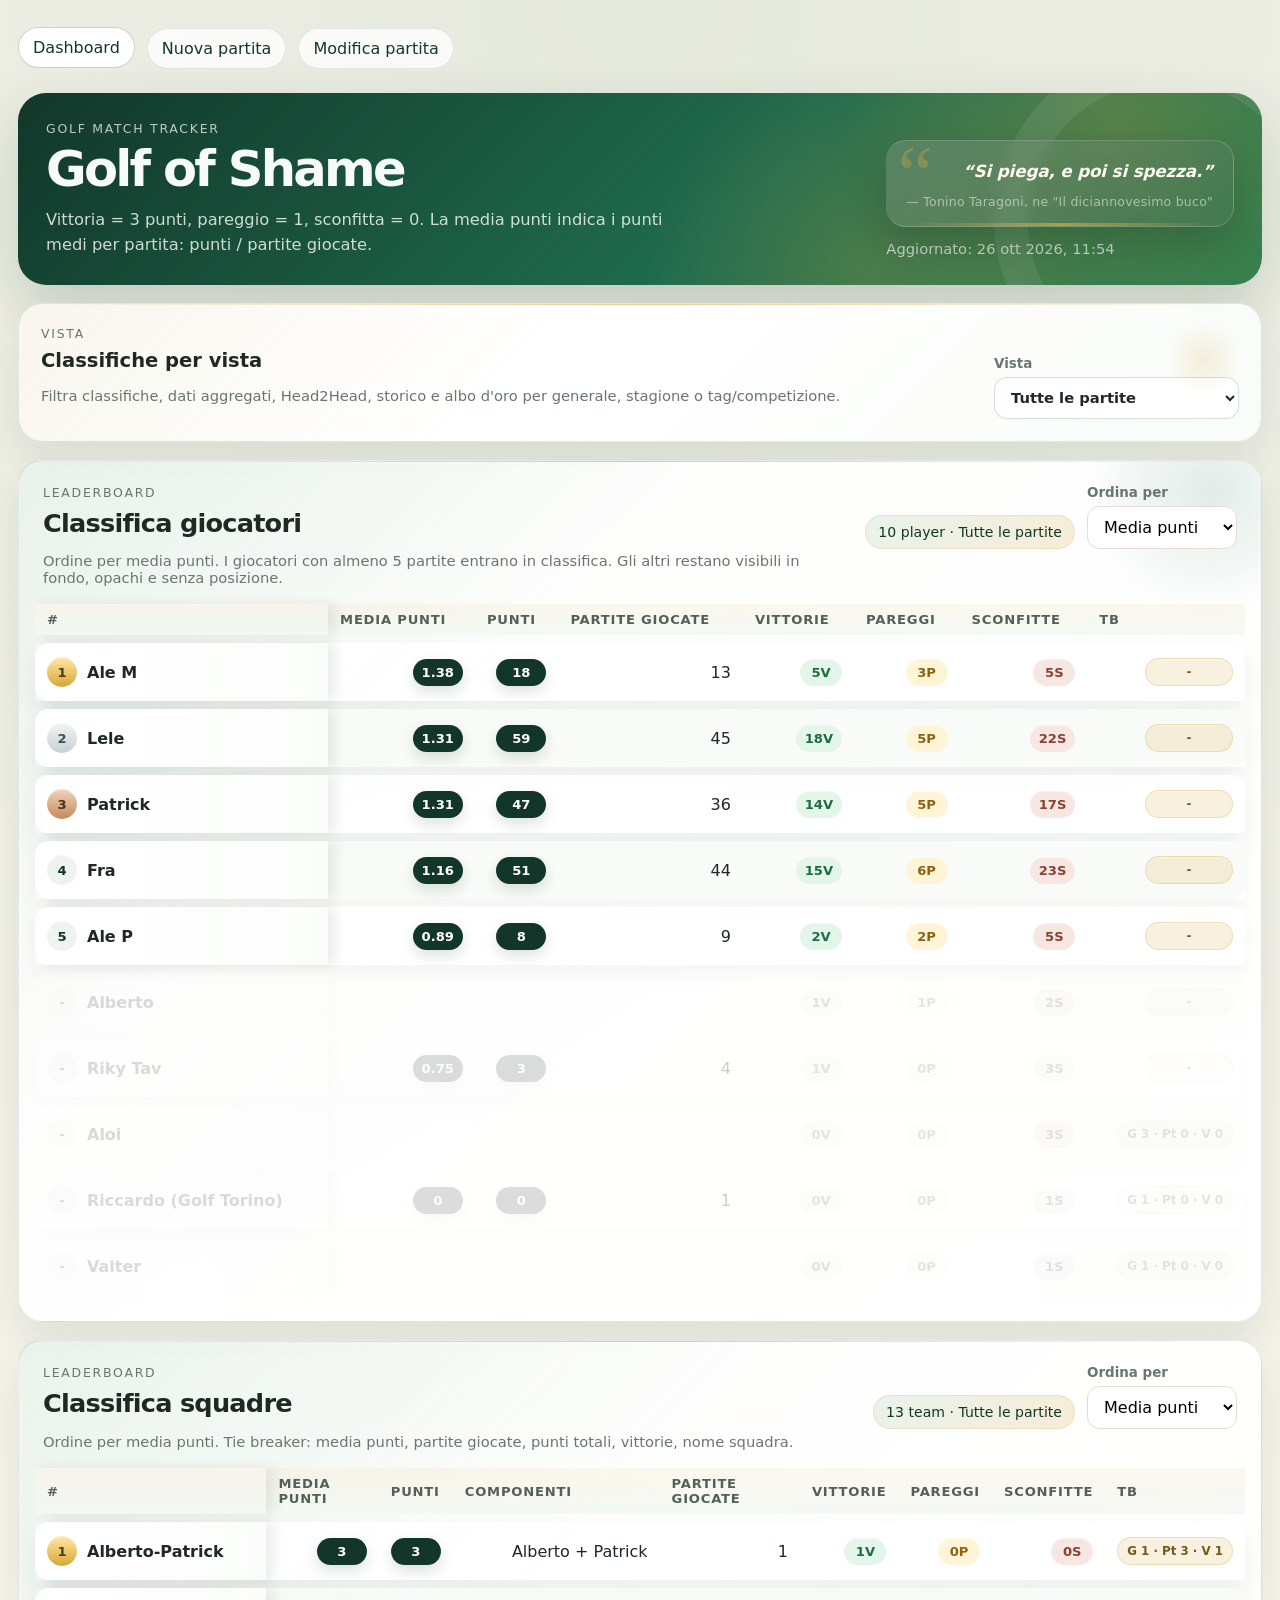
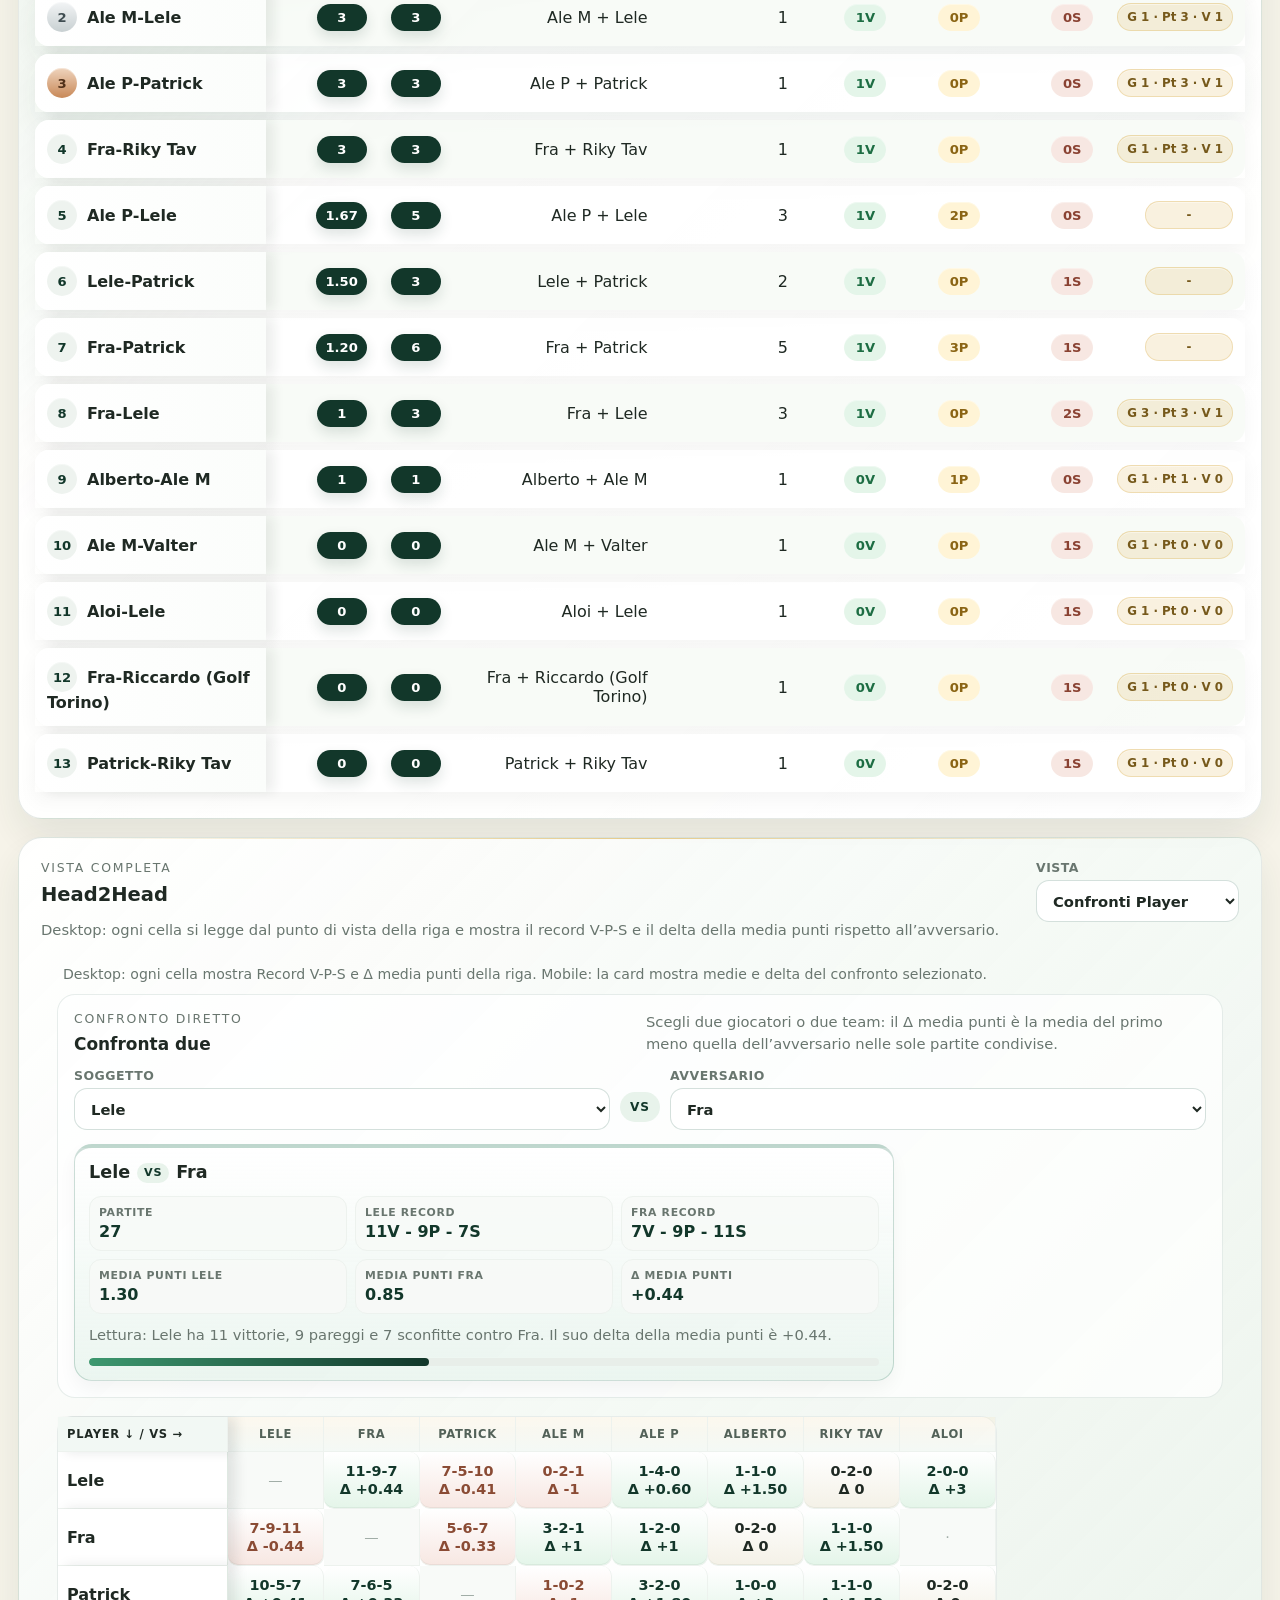
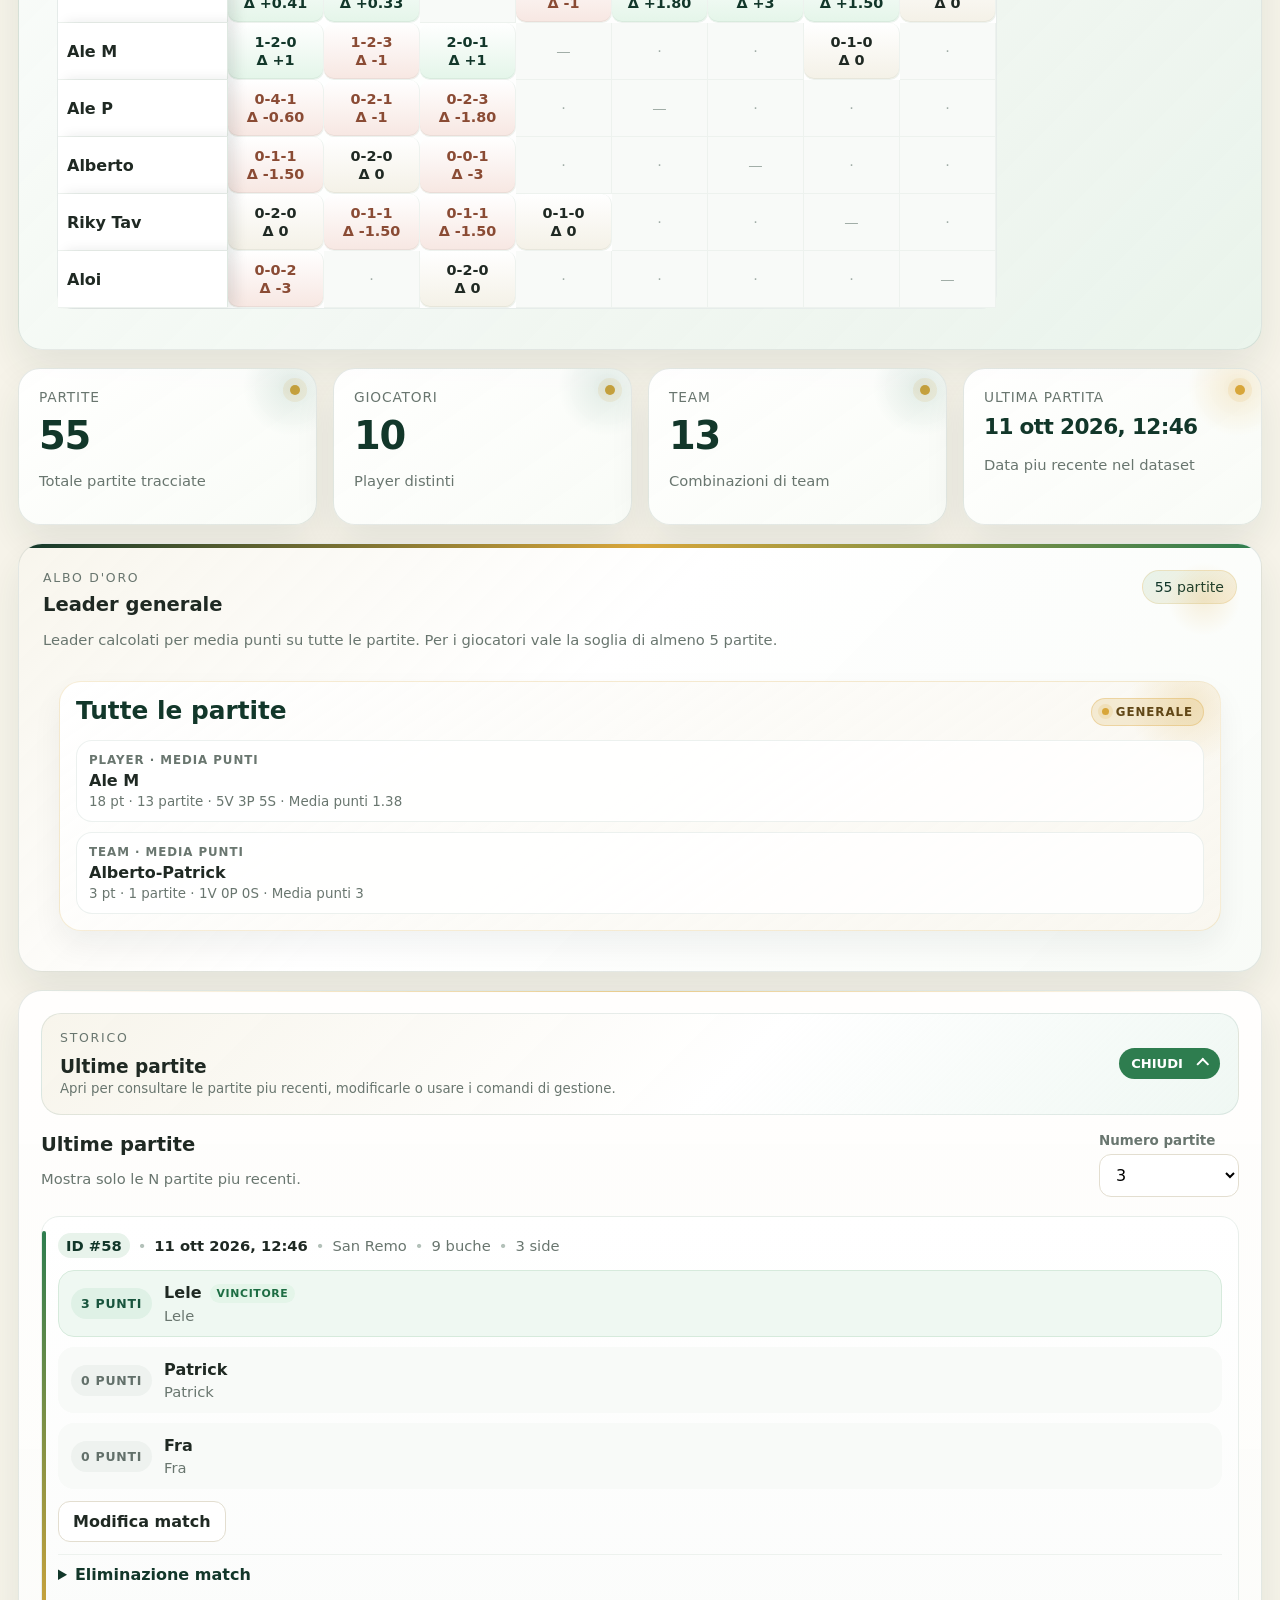
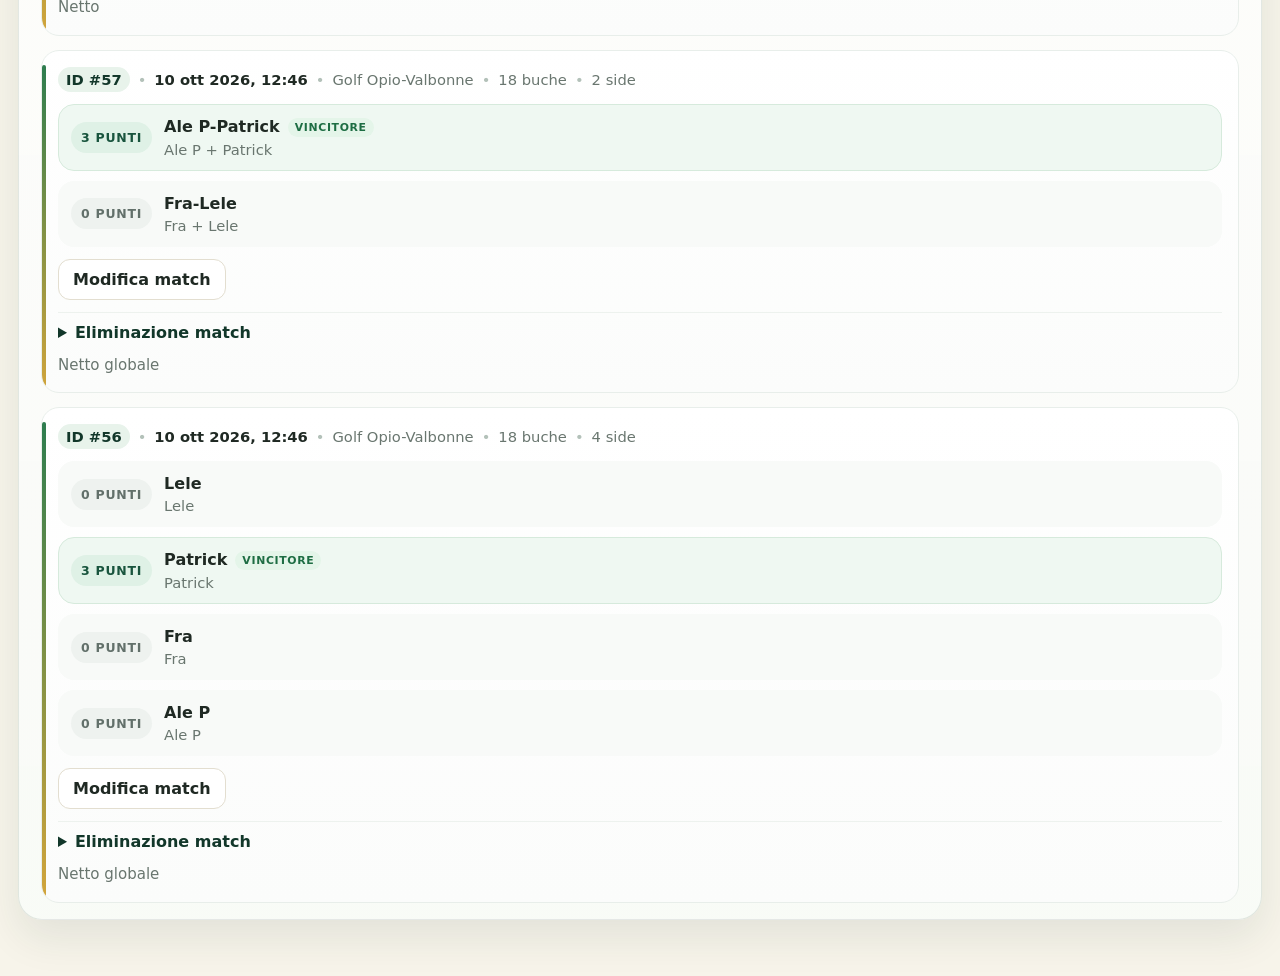
<file: docs/index.html>
<!doctype html>
<html lang="it">
<head>
  <meta charset="utf-8">
  <meta name="viewport" content="width=device-width, initial-scale=1">
  <title>Dashboard · Golf Match Tracker</title>
  <link rel="stylesheet" href="assets/style.css">
</head>
<body>
  <div class="container dashboard-page">
    <nav class="topnav">
      <a href="./" class="active">Dashboard</a>
      <a href="new-match/">Nuova partita</a>
      <a href="edit-match/">Modifica partita</a>
    </nav>

    <section class="hero-card">
      <div>
        <p class="eyebrow">Golf Match Tracker</p>
        <h1>Golf of Shame</h1>
        <p class="hero-copy">Vittoria = 3 punti, pareggio = 1, sconfitta = 0. La media punti indica i punti medi per partita: punti / partite giocate.</p>
      </div>
      <div class="hero-meta">
      <figure class="flavour-quote">
        <blockquote>
          “Si piega, e poi si spezza.”
        </blockquote>
        <figcaption>— Tonino Taragoni, ne "Il diciannovesimo buco"</figcaption>
      </figure>

      <p class="small" id="updated-at">Caricamento dati…</p>
    </div>
    </section>

    <section class="card dashboard-card season-toolbar">
      <div>
        <p class="section-kicker">Vista</p>
        <h2>Classifiche per vista</h2>
        <p class="small">Filtra classifiche, dati aggregati, Head2Head, storico e albo d'oro per generale, stagione o tag/competizione.</p>
      </div>
      <div class="season-filter-box compact-filter">
        <label for="season_filter">Vista</label>
        <select id="season_filter">
          <option value="all">Tutte le partite</option>
        </select>
      </div>
    </section>

    <section class="scoreboard-stack">
      <article class="card dashboard-card scoreboard-card scoreboard-card-primary">
        <div class="card-head leaderboard-head">
          <div>
            <p class="section-kicker">Leaderboard</p>
            <h2>Classifica giocatori</h2>
            <p class="small" id="players-sort-help">Ordine per media punti. I giocatori sotto soglia restano in classifica ma sono visualizzati opachi. Tie breaker: media punti, partite giocate, punti totali, vittorie, nome.</p>
          </div>
          <div class="leaderboard-controls">
            <span class="pill subtle" id="players-count">-</span>
            <div class="compact-filter ranking-filter">
              <label for="player_metric">Ordina per</label>
              <select id="player_metric">
                <option value="points">Punti</option>
                <option value="points_rate" selected>Media punti</option>
              </select>
            </div>
          </div>
        </div>
        <div class="table-wrap leaderboard-table"><table id="players"></table></div>
      </article>

      <article class="card dashboard-card scoreboard-card">
        <div class="card-head leaderboard-head">
          <div>
            <p class="section-kicker">Leaderboard</p>
            <h2>Classifica squadre</h2>
            <p class="small" id="teams-sort-help">Ordine per media punti. Tie breaker: media punti, partite giocate, punti totali, vittorie, nome squadra.</p>
          </div>
          <div class="leaderboard-controls">
            <span class="pill subtle" id="teams-count">-</span>
            <div class="compact-filter ranking-filter">
              <label for="team_metric">Ordina per</label>
              <select id="team_metric">
                <option value="points">Punti</option>
                <option value="points_rate" selected>Media punti</option>
              </select>
            </div>
          </div>
        </div>
        <div class="table-wrap leaderboard-table"><table id="teams"></table></div>
      </article>
    </section>

    <section class="card dashboard-card matrix-card">
      <div class="section-head card-head matrix-head">
        <div>
          <p class="section-kicker">Vista completa</p>
          <h2>Head2Head</h2>
          <p class="small desktop-h2h-help">Desktop: ogni cella si legge dal punto di vista della riga e mostra il record V-P-S e il delta della media punti rispetto all’avversario.</p>
          <p class="small mobile-h2h-help">Mobile: scegli due giocatori o team. La card mostra record, medie punti nelle partite condivise e relativo delta.</p>
        </div>
        <div class="matrix-controls">
          <div class="matrix-control-field">
            <label for="matrix_type">Vista</label>
            <select id="matrix_type">
              <option value="players" selected>Confronti Player</option>
              <option value="teams">Confronti Team</option>
            </select>
          </div>
        </div>
      </div>
      <div class="matrix-legend" id="matrix-legend">Desktop: ogni cella mostra Record V-P-S e Δ media punti, letti dal punto di vista della riga.</div>
      <div class="h2h-mobile-view" id="h2h-mobile-view" aria-live="polite">
        <div class="h2h-compare-head">
          <div>
            <p class="section-kicker">Confronto diretto</p>
            <h3>Confronta due</h3>
          </div>
          <p class="small">Scegli due giocatori o due team: il Δ media punti è la media del primo meno quella dell’avversario nelle sole partite condivise.</p>
        </div>
        <div class="h2h-mobile-controls h2h-compare-controls">
          <div class="matrix-control-field">
            <label for="h2h_subject_a">Soggetto</label>
            <select id="h2h_subject_a"></select>
          </div>
          <span class="h2h-compare-vs">vs</span>
          <div class="matrix-control-field">
            <label for="h2h_subject_b">Avversario</label>
            <select id="h2h_subject_b"></select>
          </div>
        </div>
        <div class="h2h-mobile-list" id="h2h-mobile-list"></div>
      </div>
      <div class="table-wrap h2h-table-wrap">
        <table id="h2h-matrix" class="h2h-matrix"></table>
      </div>
    </section>

    <section class="kpi-grid" id="kpi-grid">
      <article class="kpi-card">
        <p class="kpi-label">Partite</p>
        <p class="kpi-value" id="kpi-matches">-</p>
        <p class="kpi-note">Totale partite tracciate</p>
      </article>
      <article class="kpi-card">
        <p class="kpi-label">Giocatori</p>
        <p class="kpi-value" id="kpi-players">-</p>
        <p class="kpi-note">Player distinti</p>
      </article>
      <article class="kpi-card">
        <p class="kpi-label">Team</p>
        <p class="kpi-value" id="kpi-teams">-</p>
        <p class="kpi-note">Combinazioni di team</p>
      </article>
      <article class="kpi-card kpi-card-accent">
        <p class="kpi-label">Ultima partita</p>
        <p class="kpi-value kpi-value-sm" id="kpi-latest">-</p>
        <p class="kpi-note">Data piu recente nel dataset</p>
      </article>
    </section>

    <section class="card dashboard-card hall-card" id="hall-of-fame-card">
      <div class="section-head card-head hall-head">
        <div>
          <p class="section-kicker">Albo d'oro</p>
          <h2 id="hall-title">Leader della vista</h2>
          <p class="small" id="hall-subtitle">L'albo d'oro segue sempre la vista selezionata.</p>
        </div>
        <span class="pill subtle" id="hall-count">-</span>
      </div>
      <div class="hall-list" id="hall-of-fame"></div>
    </section>


    <section class="card dashboard-card matches-card">
      <details class="matches-details" open>
        <summary class="matches-summary">
          <span>
            <span class="section-kicker">Storico</span>
            <strong>Ultime partite</strong>
            <small>Apri per consultare le partite piu recenti, modificarle o usare i comandi di gestione.</small>
          </span>
          <span class="summary-toggle" aria-hidden="true">Apri</span>
        </summary>
        <div class="matches-collapsible-body">
          <div class="section-head card-head matches-toolbar">
            <div>
              <h2>Ultime partite</h2>
              <p class="small">Mostra solo le N partite piu recenti.</p>
            </div>
            <div class="matches-limit-box compact-filter">
              <label for="matches_limit">Numero partite</label>
              <select id="matches_limit">
                <option value="3" selected>3</option>
                <option value="5">5</option>
                <option value="10">10</option>
                <option value="20">20</option>
                <option value="50">50</option>
                <option value="all">Tutte</option>
              </select>
            </div>
          </div>
          <div id="matches" class="matches-list"></div>
        </div>
      </details>
    </section>
  </div>

  <script>
    let MIN_GAMES_FOR_RATE_RANKING = 5;
    function pointsValue(value) {
      return value == null ? '-' : Number(value).toFixed(2).replace(/\.00$/, '');
    }

    function pctValue(value) {
      if (value == null) return '-';
      return (Number(value) * 100).toFixed(1).replace(/\.0$/, '') + '%';
    }

    function niceDate(value) {
      if (!value) return '-';
      const d = new Date(value);
      if (Number.isNaN(d.getTime())) return value;
      return d.toLocaleString('it-IT', {
        day: '2-digit',
        month: 'short',
        year: 'numeric',
        hour: '2-digit',
        minute: '2-digit'
      });
    }

    function deleteCommand(match) {
      if (match && match.id != null) {
        return 'python backend/delete_match.py --db data/golf_tracker.sqlite --id ' + match.id + ' --export-docs docs';
      }
      if (match && match.import_key) {
        return 'python backend/delete_match.py --db data/golf_tracker.sqlite --import-key "' + String(match.import_key).replace(/"/g, '\\"') + '" --export-docs docs';
      }
      return 'ID/import_key non disponibile: rigenera docs/data/stats.json con export_stats.py';
    }

    function editUrl(match) {
      if (match && match.import_key) {
        return 'edit-match/?import_key=' + encodeURIComponent(match.import_key);
      }
      if (match && match.id != null) {
        return 'edit-match/?id=' + encodeURIComponent(String(match.id));
      }
      return 'edit-match/';
    }

    function metricBadge(value, type) {
      const span = document.createElement('span');
      span.className = 'metric-badge ' + type;
      span.textContent = value;
      return span;
    }

    function performanceCell(value) {
      return metricBadge(value, 'points');
    }

    function table(el, headers, rows) {
      el.innerHTML = '';
      const thead = document.createElement('thead');
      const trh = document.createElement('tr');
      headers.forEach((h, index) => {
        const th = document.createElement('th');
        th.textContent = index === 0 ? '#' : h;
        trh.appendChild(th);
      });
      thead.appendChild(trh);
      const tbody = document.createElement('tbody');
      rows.forEach((rowData, rowIndex) => {
        const row = Array.isArray(rowData) ? rowData : (rowData.cells || []);
        const rankValue = Array.isArray(rowData) || rowData.rank === undefined ? rowIndex + 1 : rowData.rank;
        const rankNumber = Number(rankValue);
        const tr = document.createElement('tr');
        const rowClasses = [];
        if (Number.isInteger(rankNumber) && rankNumber >= 1 && rankNumber <= 3) rowClasses.push('podium-row', 'podium-' + rankNumber);
        if (!Array.isArray(rowData) && rowData.className) rowClasses.push(rowData.className);
        tr.className = rowClasses.join(' ');
        if (!Array.isArray(rowData) && rowData.title) tr.title = rowData.title;
        if (!Array.isArray(rowData) && rowData.style) tr.setAttribute('style', rowData.style);
        row.forEach((cell, index) => {
          const td = document.createElement('td');
          td.dataset.label = headers[index];
          if (index > 0) td.className = 'num';

          if (index === 0) {
            const rank = document.createElement('span');
            rank.className = 'rank-badge ' + (rankValue ? 'rank-' + rankValue : 'rank-excluded');
            rank.textContent = rankValue || '-';
            const name = document.createElement('span');
            name.className = 'leader-name';
            name.textContent = cell;
            td.appendChild(rank);
            td.appendChild(name);
          } else if (headers[index] === 'Punti') {
            td.appendChild(metricBadge(cell, 'points'));
          } else if (headers[index] === 'TB') {
            td.appendChild(metricBadge(cell || '-', 'tie'));
          } else if (headers[index] === 'Vittorie') {
            td.appendChild(metricBadge(cell + 'V', 'win'));
          } else if (headers[index] === 'Pareggi') {
            td.appendChild(metricBadge(cell + 'P', 'draw'));
          } else if (headers[index] === 'Sconfitte') {
            td.appendChild(metricBadge(cell + 'S', 'loss'));
          } else if (headers[index] === 'Media punti') {
            td.appendChild(performanceCell(cell));
          } else {
            td.textContent = cell;
          }
          tr.appendChild(td);
        });
        tbody.appendChild(tr);
      });
      el.appendChild(thead);
      el.appendChild(tbody);
    }

    function getView(data, key) {
      const views = data.views || { all: data };
      return views[key] || views.all || data;
    }

    function selectedViewLabel(data, key) {
      const option = (data.view_options || []).find(item => item.value === key);
      if (option) return option.label;
      if (key === 'all') return 'Tutte le partite';
      if (key === 'untagged') return 'Senza tag';
      if (String(key).startsWith('year:')) return String(key).slice(5);
      if (String(key).startsWith('tag:')) return String(key).slice(4);
      return key || 'Tutte le partite';
    }

    function populateYearFilter(data) {
      const select = document.getElementById('season_filter');
      const options = Array.isArray(data.view_options) && data.view_options.length
        ? data.view_options
        : [{ value: 'all', label: 'Tutte le partite', group: 'Generale' }].concat(
            (data.years || []).map(year => ({ value: 'year:' + year, label: String(year), group: 'Stagioni' }))
          );
      select.innerHTML = '';
      const groups = [];
      options.forEach(option => {
        const groupName = option.group || 'Vista';
        let group = groups.find(item => item.label === groupName);
        if (!group) {
          group = { label: groupName, options: [] };
          groups.push(group);
        }
        group.options.push(option);
      });
      groups.forEach(group => {
        const optgroup = document.createElement('optgroup');
        optgroup.label = group.label;
        group.options.forEach(item => {
          const option = document.createElement('option');
          option.value = item.value;
          option.textContent = item.label;
          optgroup.appendChild(option);
        });
        select.appendChild(optgroup);
      });
      select.value = options.some(item => item.value === 'all') ? 'all' : (options[0] && options[0].value) || 'all';
    }

    function renderMatches(view) {
      const container = document.getElementById('matches');
      const matches = view.matches || [];
      const limitValue = document.getElementById('matches_limit').value;
      const limit = limitValue === 'all' ? matches.length : Number(limitValue);
      const rows = matches.slice(0, limit);
      container.innerHTML = '';
      if (!rows.length) {
        container.innerHTML = '<p class="small">Nessuna partita disponibile per il periodo selezionato.</p>';
        return;
      }
      rows.forEach(match => {
        const item = document.createElement('article');
        item.className = 'match-item';

        const meta = document.createElement('div');
        meta.className = 'match-meta';
        const sideCount = match.sides.length;
        meta.innerHTML = '<span class="match-id">ID #' + (match.id ?? 'n/d') + '</span>' +
          '<span class="match-dot">•</span>' +
          '<span class="match-date">' + niceDate(match.played_at) + '</span>' +
          '<span class="match-dot">•</span>' +
          '<span>' + (match.course || 'Campo n/d') + '</span>' +
          '<span class="match-dot">•</span>' +
          '<span>' + (match.holes || '-') + ' buche</span>' +
          '<span class="match-dot">•</span>' +
          '<span>' + sideCount + ' side</span>' +
          (match.is_draw ? '<span class="match-dot">•</span><span>Pareggio</span>' : '');

        const body = document.createElement('div');
        body.className = 'match-sides';

        match.sides.forEach(side => {
          const row = document.createElement('div');
          row.className = 'match-side' + (side.is_winner ? ' is-winner' : '');
          const label = side.team_name || side.players.join('-');
          row.innerHTML =
            '<span class="result-badge ' + (side.is_winner ? 'winner' : 'loser') + '">' + (side.is_winner ? (match.is_draw ? '1 punto' : '3 punti') : '0 punti') + '</span>' +
            '<div class="match-side-text">' +
              '<strong>' + label + '</strong>' +
              '<span>' + side.players.join(' + ') + '</span>' +
            '</div>';
          body.appendChild(row);
        });

        item.appendChild(meta);

        const tags = Array.isArray(match.tags) ? match.tags : [];
        if (tags.length) {
          const tagWrap = document.createElement('div');
          tagWrap.className = 'match-tags';
          tags.forEach(tag => {
            const badge = document.createElement('span');
            badge.className = 'tag-badge';
            badge.textContent = tag;
            tagWrap.appendChild(badge);
          });
          item.appendChild(tagWrap);
        }

        item.appendChild(body);

        const actions = document.createElement('div');
        actions.className = 'match-actions';
        const edit = document.createElement('a');
        edit.className = 'button-link secondary edit-match-button';
        edit.href = editUrl(match);
        edit.textContent = 'Modifica match';
        edit.title = 'Modifica tag, vincitori e partecipanti di questa partita';
        actions.appendChild(edit);
        item.appendChild(actions);

        const admin = document.createElement('details');
        admin.className = 'match-admin';
        const summary = document.createElement('summary');
        summary.textContent = 'Eliminazione match';
        const importKey = document.createElement('p');
        importKey.className = 'small match-import-key';
        importKey.textContent = 'Import key: ' + (match.import_key || 'n/d');
        const pre = document.createElement('pre');
        pre.className = 'delete-command';
        pre.textContent = deleteCommand(match);
        admin.appendChild(summary);
        admin.appendChild(importKey);
        admin.appendChild(pre);
        item.appendChild(admin);

        if (match.notes) {
          const notes = document.createElement('p');
          notes.className = 'match-notes';
          notes.textContent = match.notes;
          item.appendChild(notes);
        }

        container.appendChild(item);
      });
    }



    function setActiveButton(selector, activeButton) {
      document.querySelectorAll(selector).forEach(button => {
        button.classList.toggle('active', button === activeButton);
      });
    }

    function currentMatrixType() {
      const select = document.getElementById('matrix_type');
      return select ? select.value : 'players';
    }

    function h2hCellClass(entry) {
      if (!entry || !entry.games) return 'empty';
      if (entry.wins > entry.losses) return 'positive';
      if (entry.wins < entry.losses) return 'negative';
      return 'neutral';
    }

    function h2hPerformance(entry) {
      if (!entry || !entry.games) return 0;
      return (entry.points_for || 0) / entry.games;
    }

    function h2hDelta(entry) {
      if (!entry || !entry.games) return 0;
      return ((entry.points_for || 0) - (entry.points_against || 0)) / entry.games;
    }

    function signedPointsValue(value) {
      const numeric = Number(value || 0);
      if (Math.abs(numeric) < 0.00005) return '0';
      return (numeric > 0 ? '+' : '') + pointsValue(numeric);
    }

    function h2hCellText(entry) {
      if (!entry || !entry.games) return '·';
      const record = String(entry.wins || 0) + '-' + String(entry.draws || 0) + '-' + String(entry.losses || 0);
      return record + '\nΔ ' + signedPointsValue(h2hDelta(entry));
    }

    function h2hTitle(rowLabel, colLabel, entry) {
      if (!entry || !entry.games) return rowLabel + ' vs ' + colLabel + ': nessuna partita';
      return rowLabel + ' vs ' + colLabel + ': ' +
        entry.games + ' partite · ' +
        (entry.wins || 0) + ' vittorie · ' +
        (entry.draws || 0) + ' pareggi · ' +
        (entry.losses || 0) + ' sconfitte · Δ media punti ' +
        signedPointsValue(h2hDelta(entry));
    }

    function updateH2HPairOptions(labels) {
      const firstSelect = document.getElementById('h2h_subject_a');
      const secondSelect = document.getElementById('h2h_subject_b');
      if (!firstSelect || !secondSelect) return { first: '', second: '' };

      const previousFirst = firstSelect.value;
      const previousSecond = secondSelect.value;

      [firstSelect, secondSelect].forEach(select => {
        select.innerHTML = '';
        labels.forEach(label => {
          const option = document.createElement('option');
          option.value = label;
          option.textContent = label;
          select.appendChild(option);
        });
      });

      if (labels.includes(previousFirst)) {
        firstSelect.value = previousFirst;
      } else if (labels.length) {
        firstSelect.value = labels[0];
      }

      if (labels.includes(previousSecond) && previousSecond !== firstSelect.value) {
        secondSelect.value = previousSecond;
      } else if (labels.length > 1) {
        secondSelect.value = labels.find(label => label !== firstSelect.value) || labels[0];
      } else if (labels.length) {
        secondSelect.value = labels[0];
      }

      return { first: firstSelect.value, second: secondSelect.value };
    }

    function reverseH2HEntry(entry) {
      if (!entry) return null;
      return {
        games: entry.games || 0,
        wins: entry.losses || 0,
        draws: entry.draws || 0,
        losses: entry.wins || 0,
        points_for: entry.points_against || 0,
        points_against: entry.points_for || 0
      };
    }

    function h2hStatItem(label, value) {
      const item = document.createElement('span');
      const itemLabel = document.createElement('small');
      itemLabel.textContent = label;
      const itemValue = document.createElement('strong');
      itemValue.textContent = value;
      item.appendChild(itemLabel);
      item.appendChild(itemValue);
      return item;
    }

    function renderH2HCompare(labels, matrix, type) {
      const listEl = document.getElementById('h2h-mobile-list');
      if (!listEl) return;

      listEl.innerHTML = '';
      const pair = updateH2HPairOptions(labels);
      const first = pair.first;
      const second = pair.second;

      if (!labels.length) {
        listEl.innerHTML = '<p class="small">Nessun confronto disponibile con il filtro selezionato.</p>';
        return;
      }
      if (labels.length < 2) {
        listEl.innerHTML = '<p class="small">Serve almeno un altro ' + (type === 'players' ? 'giocatore' : 'team') + ' per confrontare due elementi.</p>';
        return;
      }
      if (!first || !second || first === second) {
        listEl.innerHTML = '<p class="small">Scegli due ' + (type === 'players' ? 'giocatori' : 'team') + ' diversi.</p>';
        return;
      }

      const firstEntry = matrix[first] && matrix[first][second];
      if (!firstEntry || !firstEntry.games) {
        listEl.innerHTML = '<p class="small">Nessun confronto diretto tra ' + first + ' e ' + second + '.</p>';
        return;
      }
      const secondEntry = (matrix[second] && matrix[second][first]) || reverseH2HEntry(firstEntry);

      const card = document.createElement('article');
      card.className = 'h2h-duel-card h2h-compare-card ' + h2hCellClass(firstEntry);

      const title = document.createElement('div');
      title.className = 'h2h-duel-title h2h-compare-title';
      const firstStrong = document.createElement('strong');
      firstStrong.textContent = first;
      const vsSpan = document.createElement('span');
      vsSpan.className = 'h2h-vs';
      vsSpan.textContent = 'vs';
      const secondStrong = document.createElement('strong');
      secondStrong.textContent = second;
      title.appendChild(firstStrong);
      title.appendChild(vsSpan);
      title.appendChild(secondStrong);
      card.appendChild(title);

      const summary = document.createElement('div');
      summary.className = 'h2h-duel-summary h2h-compare-summary';
      summary.appendChild(h2hStatItem('Partite', String(firstEntry.games || 0)));
      summary.appendChild(h2hStatItem(first + ' record', (firstEntry.wins || 0) + 'V - ' + (firstEntry.draws || 0) + 'P - ' + (firstEntry.losses || 0) + 'S'));
      summary.appendChild(h2hStatItem(second + ' record', (secondEntry.wins || 0) + 'V - ' + (secondEntry.draws || 0) + 'P - ' + (secondEntry.losses || 0) + 'S'));
      summary.appendChild(h2hStatItem('Media punti ' + first, pointsValue(h2hPerformance(firstEntry))));
      summary.appendChild(h2hStatItem('Media punti ' + second, pointsValue(h2hPerformance(secondEntry))));
      summary.appendChild(h2hStatItem('Δ media punti', signedPointsValue(h2hDelta(firstEntry))));
      card.appendChild(summary);

      const note = document.createElement('p');
      note.className = 'small h2h-compare-note';
      note.textContent = 'Lettura: ' + first + ' ha ' + (firstEntry.wins || 0) + ' vittorie, ' + (firstEntry.draws || 0) + ' pareggi e ' + (firstEntry.losses || 0) + ' sconfitte contro ' + second + '. Il suo delta della media punti è ' + signedPointsValue(h2hDelta(firstEntry)) + '.';
      card.appendChild(note);

      const bar = document.createElement('div');
      bar.className = 'h2h-duel-bar';
      const fill = document.createElement('span');
      fill.style.width = Math.round(Math.min(100, (h2hPerformance(firstEntry) / 3) * 100)) + '%';
      bar.appendChild(fill);
      card.appendChild(bar);

      listEl.appendChild(card);
    }



    function setupLeaderboardStickyFallback() {
      const isFirefox = /firefox/i.test(navigator.userAgent);
      document.querySelectorAll('.leaderboard-table').forEach(wrap => {
        wrap.classList.toggle('leaderboard-js-sticky', !isFirefox);
        if (isFirefox) {
          wrap.style.removeProperty('--leaderboard-scroll-left');
          return;
        }

        const update = () => {
          wrap.style.setProperty('--leaderboard-scroll-left', `${wrap.scrollLeft || 0}px`);
        };

        if (wrap.dataset.leaderboardStickyBound !== 'true') {
          wrap.addEventListener('scroll', update, { passive: true });
          wrap.dataset.leaderboardStickyBound = 'true';
        }
        requestAnimationFrame(update);
      });
    }

    function setupH2HStickyFallback() {
      const wrap = document.querySelector('.h2h-table-wrap');
      if (!wrap) return;

      const isFirefox = /firefox/i.test(navigator.userAgent);
      wrap.classList.toggle('h2h-js-sticky', !isFirefox);
      if (isFirefox) {
        wrap.style.removeProperty('--h2h-scroll-left');
        return;
      }

      const update = () => {
        wrap.style.setProperty('--h2h-scroll-left', `${wrap.scrollLeft || 0}px`);
      };

      if (wrap.dataset.h2hStickyBound !== 'true') {
        wrap.addEventListener('scroll', update, { passive: true });
        wrap.dataset.h2hStickyBound = 'true';
      }
      requestAnimationFrame(update);
    }

    function renderH2H(view) {
      const tableEl = document.getElementById('h2h-matrix');
      const legend = document.getElementById('matrix-legend');
      const type = currentMatrixType();
      const h2h = (view.head_to_head || {})[type] || { labels: [], matrix: {} };
      const allLabels = h2h.labels || [];
      const matrix = h2h.matrix || {};

      const labels = allLabels.filter(label => {
        return allLabels.some(other => {
          if (label === other) return false;
          const entry = matrix[label] && matrix[label][other];
          return entry && entry.games;
        });
      });

      renderH2HCompare(labels, matrix, type);
      tableEl.innerHTML = '';
      legend.textContent = 'Desktop: ogni cella mostra Record V-P-S e Δ media punti della riga. Mobile: la card mostra medie e delta del confronto selezionato.';

      if (!labels.length) {
        const caption = document.createElement('caption');
        caption.textContent = 'Nessun confronto disponibile con il filtro selezionato.';
        tableEl.appendChild(caption);
        return;
      }

      const thead = document.createElement('thead');
      const headerRow = document.createElement('tr');
      const corner = document.createElement('th');
      corner.textContent = type === 'players' ? 'Player ↓ / vs →' : 'Team ↓ / vs →';
      headerRow.appendChild(corner);
      labels.forEach(label => {
        const th = document.createElement('th');
        th.textContent = label;
        th.title = label;
        headerRow.appendChild(th);
      });
      thead.appendChild(headerRow);

      const tbody = document.createElement('tbody');
      labels.forEach(rowLabel => {
        const tr = document.createElement('tr');
        const rowHead = document.createElement('th');
        rowHead.scope = 'row';
        rowHead.textContent = rowLabel;
        rowHead.title = rowLabel;
        tr.appendChild(rowHead);

        labels.forEach(colLabel => {
          const td = document.createElement('td');
          if (rowLabel === colLabel) {
            td.textContent = '—';
            td.className = 'diag';
          } else {
            const entry = matrix[rowLabel] && matrix[rowLabel][colLabel];
            td.textContent = h2hCellText(entry);
            td.className = h2hCellClass(entry);
            td.title = h2hTitle(rowLabel, colLabel, entry);
          }
          tr.appendChild(td);
        });
        tbody.appendChild(tr);
      });

      tableEl.appendChild(thead);
      tableEl.appendChild(tbody);
      setupH2HStickyFallback();
    }

    function championFrom(rows, type) {
      if (!Array.isArray(rows) || !rows.length) return null;
      const sourceRows = type === 'player'
        ? rows.filter(row => (row.games || 0) >= MIN_GAMES_FOR_RATE_RANKING)
        : rows;
      if (!sourceRows.length) return null;
      const first = sourceRows[0];
      return {
        name: type === 'team' ? (first.team_name || first.team_label || '-') : (first.player || '-'),
        points: first.points || 0,
        games: first.games || 0,
        wins: first.wins || 0,
        draws: first.draws || 0,
        losses: first.losses || 0,
        performance: pointsValue(first.points_rate || 0)
      };
    }

    function championBlock(label, champion) {
      const block = document.createElement('div');
      block.className = 'hall-champion';
      const title = document.createElement('span');
      title.className = 'hall-champion-label';
      title.textContent = label;
      const name = document.createElement('strong');
      name.className = 'hall-champion-name';
      name.textContent = champion ? champion.name : '-';
      const meta = document.createElement('span');
      meta.className = 'hall-champion-meta';
      meta.textContent = champion
        ? (champion.points + ' pt · ' + champion.games + ' partite · ' + champion.wins + 'V ' + champion.draws + 'P ' + champion.losses + 'S · Media punti ' + champion.performance)
        : 'Nessun dato disponibile';
      block.appendChild(title);
      block.appendChild(name);
      block.appendChild(meta);
      return block;
    }

    function renderHallOfFame(data, view, key) {
      const container = document.getElementById('hall-of-fame');
      const counter = document.getElementById('hall-count');
      const title = document.getElementById('hall-title');
      const subtitle = document.getElementById('hall-subtitle');
      const card = document.getElementById('hall-of-fame-card');
      if (!container) return;

      const label = selectedViewLabel(data, key);
      const group = (view.meta && view.meta.group) || '';
      const matches = (view.counts && view.counts.matches) || 0;
      const playerChampion = championFrom(view.by_player_points_rate || view.by_player || [], 'player');
      const teamChampion = championFrom(view.by_team_points_rate || view.by_team || [], 'team');

      if (card) card.style.display = '';
      if (title) title.textContent = key === 'all' ? 'Leader generale' : ('Leader · ' + label);
      if (subtitle) {
        subtitle.textContent = key === 'all'
          ? 'Leader calcolati per media punti su tutte le partite. Per i giocatori vale la soglia di almeno ' + MIN_GAMES_FOR_RATE_RANKING + ' partite.'
          : 'Leader per media punti calcolati solo sulle partite della vista selezionata' + (group ? ' (' + group.toLowerCase() + ')' : '') + '. Per i giocatori vale la soglia di almeno ' + MIN_GAMES_FOR_RATE_RANKING + ' partite.';
      }
      if (counter) counter.textContent = matches + ' partite';
      container.innerHTML = '';

      if (!matches) {
        container.innerHTML = '<p class="small">Nessuna partita disponibile per questa vista.</p>';
        return;
      }

      const year = key && String(key).startsWith('year:') ? String(key).slice(5) : '';
      const currentYear = String(new Date().getFullYear());
      const isOngoing = year && year === currentYear;

      const hallCard = document.createElement('article');
      hallCard.className = 'hall-year-card' + (isOngoing ? ' is-ongoing' : '');

      const top = document.createElement('div');
      top.className = 'hall-year-top';
      const labelEl = document.createElement('strong');
      labelEl.className = 'hall-year';
      labelEl.textContent = label;
      const status = document.createElement('span');
      status.className = 'hall-status ' + (isOngoing ? 'ongoing' : 'closed');
      status.textContent = isOngoing ? 'Ongoing' : (group || 'Vista');
      top.appendChild(labelEl);
      top.appendChild(status);
      hallCard.appendChild(top);

      const grid = document.createElement('div');
      grid.className = 'hall-champions-grid';
      grid.appendChild(championBlock('Player · media punti', playerChampion));
      grid.appendChild(championBlock('Team · media punti', teamChampion));
      hallCard.appendChild(grid);

      if (isOngoing) {
        const overlay = document.createElement('div');
        overlay.className = 'hall-ongoing-ribbon';
        overlay.textContent = 'Stagione in corso';
        hallCard.appendChild(overlay);
      }

      container.appendChild(hallCard);
    }

    function selectedRankingMetric(id) {
      const select = document.getElementById(id);
      return select ? select.value : 'points_rate';
    }

    function playerRowsForMetric(view, metric) {
      if (metric === 'points_rate') return view.by_player_points_rate || view.by_player || [];
      return view.by_player || [];
    }

    function teamRowsForMetric(view, metric) {
      if (metric === 'points_rate') return view.by_team_points_rate || view.by_team || [];
      return view.by_team || [];
    }

    function renderPlayerLeaderboard(view, suffix) {
      const metric = selectedRankingMetric('player_metric');
      const rows = playerRowsForMetric(view, metric);
      const help = document.getElementById('players-sort-help');
      document.getElementById('players-count').textContent = rows.length + ' player · ' + suffix;

      if (metric === 'points_rate') {
        if (help) help.textContent = 'Ordine per media punti. I giocatori con almeno ' + MIN_GAMES_FOR_RATE_RANKING + ' partite entrano in classifica. Gli altri restano visibili in fondo, opachi e senza posizione.';
        const eligibleRows = rows.filter(x => (x.games || 0) >= MIN_GAMES_FOR_RATE_RANKING);
        const belowThresholdRows = rows.filter(x => (x.games || 0) < MIN_GAMES_FOR_RATE_RANKING);
        const displayRows = eligibleRows.concat(belowThresholdRows);
        table(
          document.getElementById('players'),
          ['Giocatore', 'Media punti', 'Punti', 'Partite giocate', 'Vittorie', 'Pareggi', 'Sconfitte', 'TB'],
          displayRows.map((x, index) => {
            const belowThreshold = (x.games || 0) < MIN_GAMES_FOR_RATE_RANKING;
            return {
              cells: [x.player, pointsValue(x.points_rate || 0), x.points || 0, x.games, x.wins || 0, x.draws || 0, x.losses || 0, x.tie_breaker_rate || '-'],
              rank: belowThreshold ? '' : index + 1,
              className: belowThreshold ? 'below-games-threshold' : '',
              title: belowThreshold ? 'Meno di ' + MIN_GAMES_FOR_RATE_RANKING + ' partite giocate: escluso dalla classifica media punti' : '',
              style: belowThreshold ? 'opacity: 0.32; filter: grayscale(0.75);' : ''
            };
          })
        );
        return;
      }

      if (help) help.textContent = 'Ordine per punti assoluti. Tie breaker: punti, vittorie, media punti, nome. I punti ottenuti in squadra contano anche per il giocatore.';
      table(
        document.getElementById('players'),
        ['Giocatore', 'Punti', 'Media punti', 'Partite giocate', 'Vittorie', 'Pareggi', 'Sconfitte', 'TB'],
        rows.map(x => [x.player, x.points || 0, pointsValue(x.points_rate || 0), x.games, x.wins || 0, x.draws || 0, x.losses || 0, x.tie_breaker_points || x.tie_breaker || '-'])
      );
    }

    function renderTeamLeaderboard(view, suffix) {
      const metric = selectedRankingMetric('team_metric');
      const rows = teamRowsForMetric(view, metric);
      const help = document.getElementById('teams-sort-help');
      document.getElementById('teams-count').textContent = rows.length + ' team · ' + suffix;

      if (metric === 'points_rate') {
        if (help) help.textContent = 'Ordine per media punti. Tie breaker: media punti, partite giocate, punti totali, vittorie, nome squadra.';
        table(
          document.getElementById('teams'),
          ['Squadra', 'Media punti', 'Punti', 'Componenti', 'Partite giocate', 'Vittorie', 'Pareggi', 'Sconfitte', 'TB'],
          rows.map(x => [x.team_name || x.team_label, pointsValue(x.points_rate || 0), x.points || 0, x.team_label, x.games, x.wins || 0, x.draws || 0, x.losses || 0, x.tie_breaker_rate || '-'])
        );
        return;
      }

      if (help) help.textContent = 'Ordine per punti assoluti. Tie breaker: punti, scontri diretti tra team a pari punti, vittorie, media punti, nome.';
      table(
        document.getElementById('teams'),
        ['Squadra', 'Punti', 'Media punti', 'Componenti', 'Partite giocate', 'Vittorie', 'Pareggi', 'Sconfitte', 'TB'],
        rows.map(x => [x.team_name || x.team_label, x.points || 0, pointsValue(x.points_rate || 0), x.team_label, x.games, x.wins || 0, x.draws || 0, x.losses || 0, x.tie_breaker_points || x.tie_breaker || '-'])
      );
    }

    function renderDashboard(data) {
      const selectedView = document.getElementById('season_filter').value || 'all';
      const view = getView(data, selectedView);
      const counts = view.counts || { matches: 0, players: 0, teams: 0 };
      const matches = view.matches || [];
      const suffix = selectedViewLabel(data, selectedView);

      document.getElementById('kpi-matches').textContent = counts.matches || 0;
      document.getElementById('kpi-players').textContent = counts.players || 0;
      document.getElementById('kpi-teams').textContent = counts.teams || 0;
      document.getElementById('kpi-latest').textContent = matches.length ? niceDate(matches[0].played_at) : '-';

      renderPlayerLeaderboard(view, suffix);
      renderTeamLeaderboard(view, suffix);

      setupLeaderboardStickyFallback();
      renderH2H(view);
      renderHallOfFame(data, view, selectedView);
      renderMatches(view);
    }

    fetch('data/stats.json')
      .then(r => r.json())
      .then(data => {
        window.__statsData = data;
        MIN_GAMES_FOR_RATE_RANKING = Number((data.scoring && data.scoring.player_points_rate_min_games) || MIN_GAMES_FOR_RATE_RANKING);

        document.getElementById('updated-at').textContent = 'Aggiornato: ' + niceDate(data.generated_at || data.generated_utc || data.generated || '');
        populateYearFilter(data);
        renderDashboard(data);

        document.getElementById('season_filter').addEventListener('change', function () {
          renderDashboard(window.__statsData);
        });
        document.getElementById('matches_limit').addEventListener('change', function () {
          renderDashboard(window.__statsData);
        });
        ['matrix_type', 'h2h_subject_a', 'h2h_subject_b', 'player_metric', 'team_metric'].forEach(id => {
          const control = document.getElementById(id);
          if (control) {
            control.addEventListener('change', function () {
              renderDashboard(window.__statsData);
            });
          }
        });
      })
      .catch(err => {
        document.getElementById('updated-at').textContent = 'Impossibile leggere i dati';
        console.error(err);
      });
  </script>
</body>
</html>
</file>
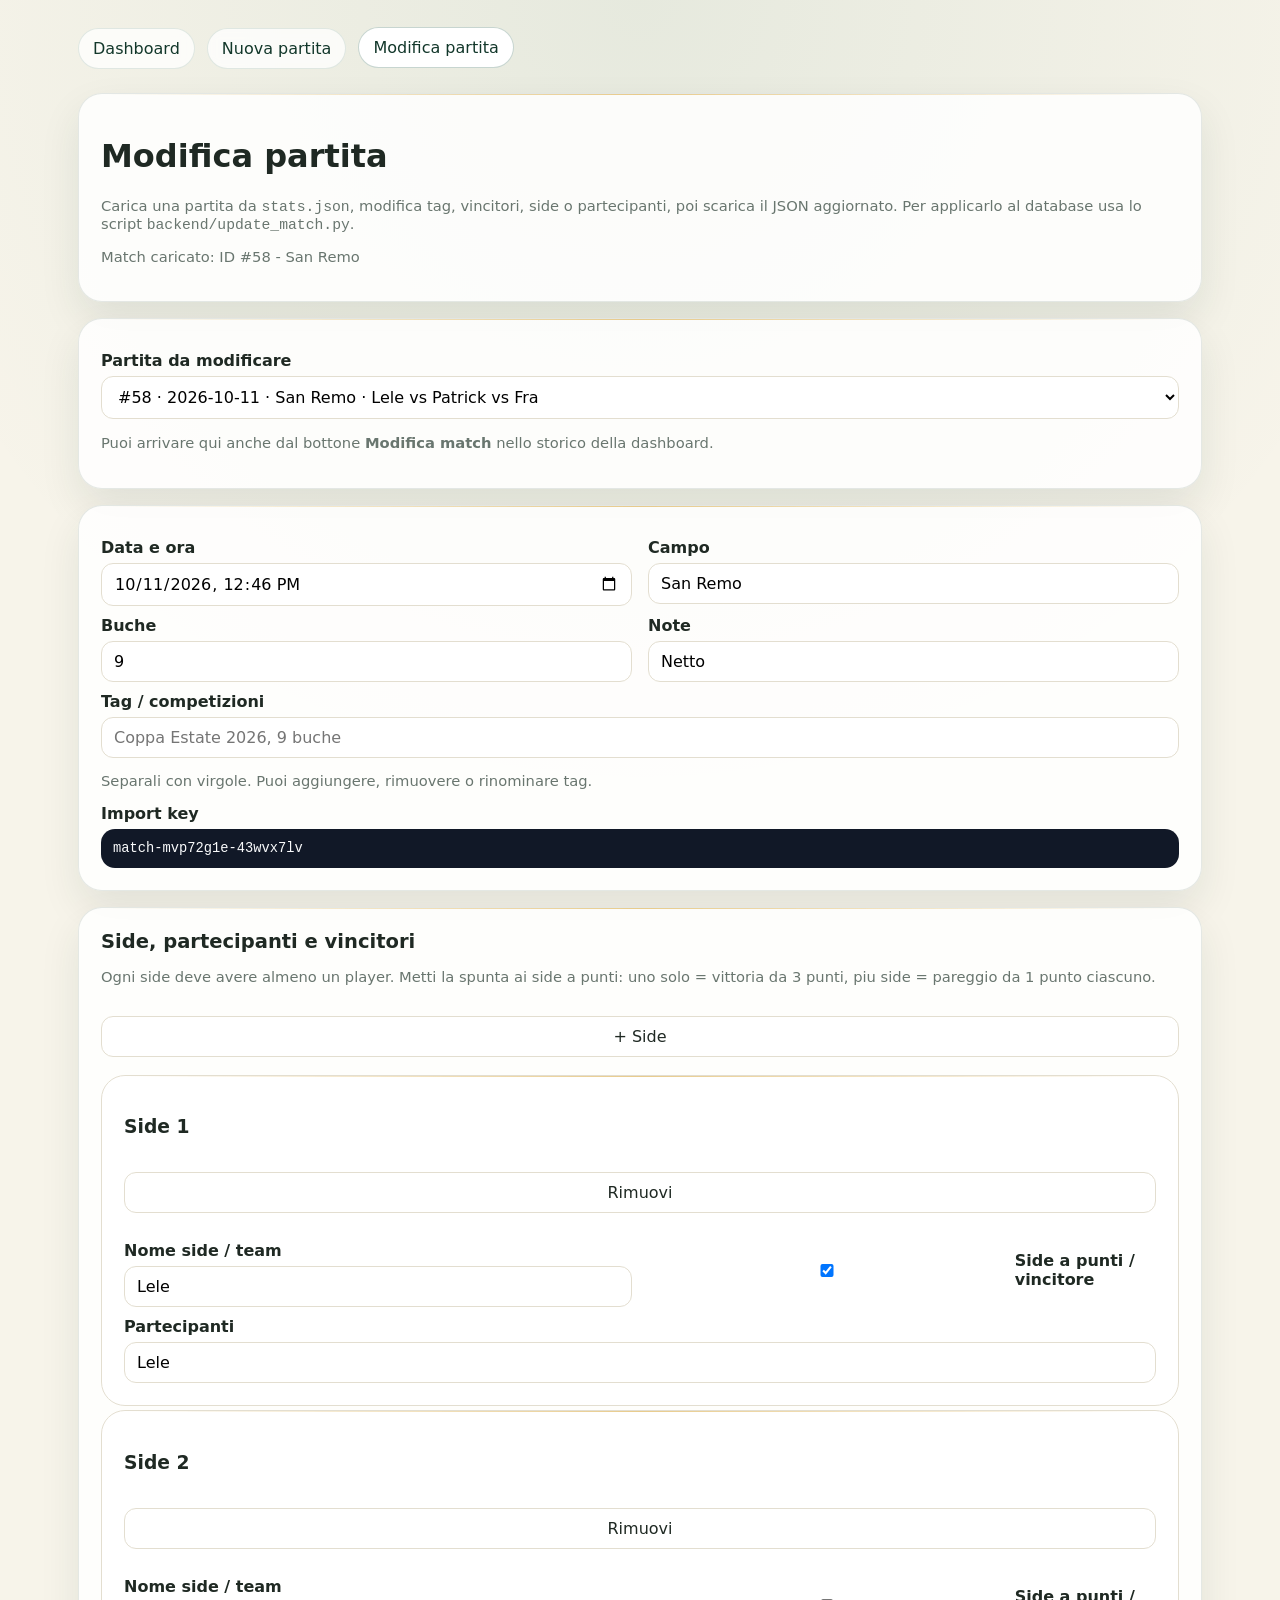
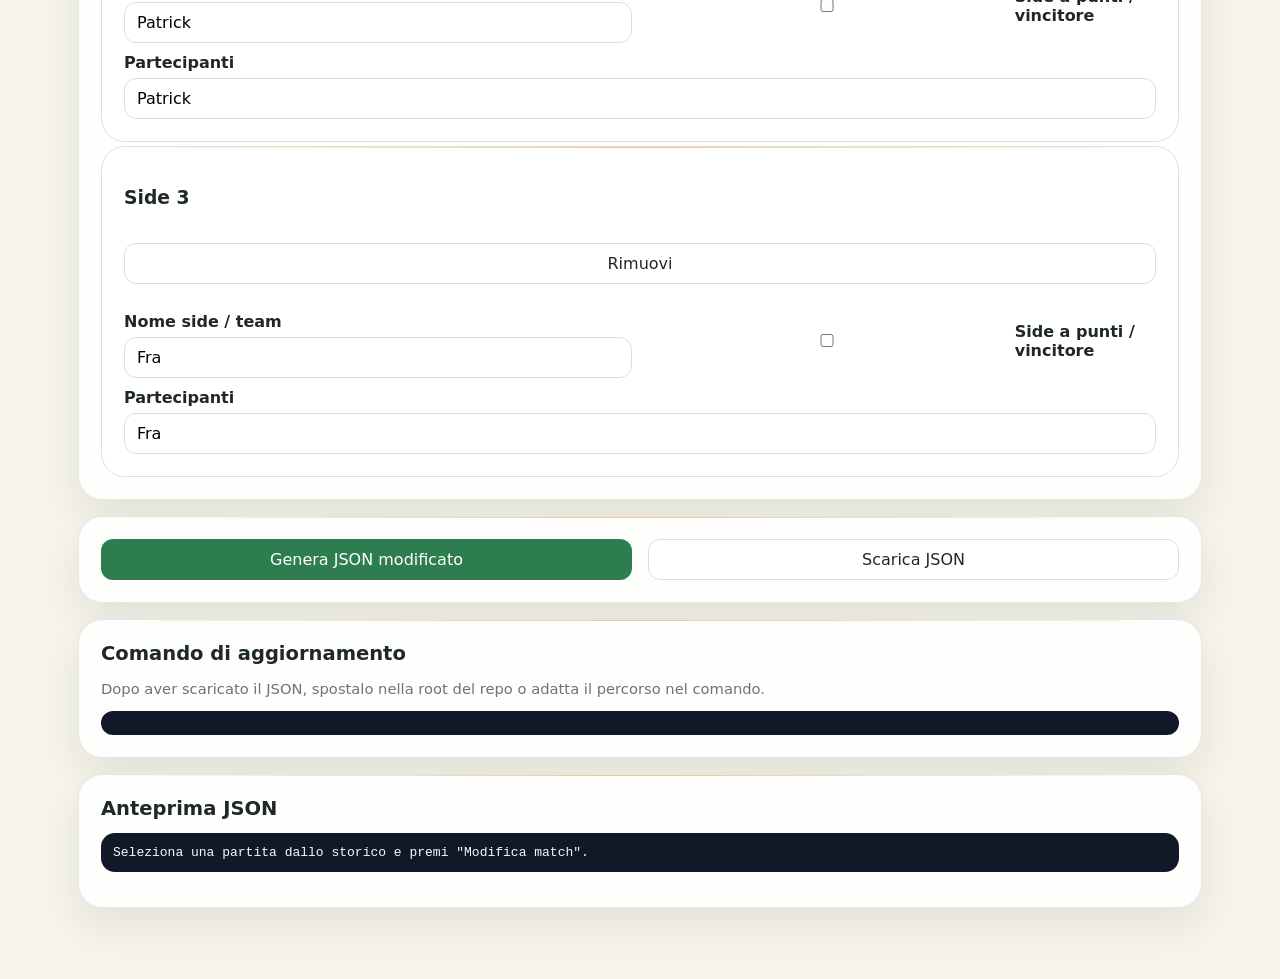
<file: docs/edit-match/index.html>
<!doctype html>
<html lang="it">
<head>
  <meta charset="utf-8">
  <meta name="viewport" content="width=device-width, initial-scale=1">
  <title>Modifica partita · Golf Match Tracker</title>
  <link rel="stylesheet" href="../assets/style.css">
</head>
<body>
  <div class="container">
    <nav>
      <a href="../">Dashboard</a>
      <a href="../new-match/">Nuova partita</a>
      <a href="./" class="active">Modifica partita</a>
    </nav>

    <div class="card">
      <h1>Modifica partita</h1>
      <p class="small">Carica una partita da <code>stats.json</code>, modifica tag, vincitori, side o partecipanti, poi scarica il JSON aggiornato. Per applicarlo al database usa lo script <code>backend/update_match.py</code>.</p>
      <p class="small" id="load_status">Caricamento dati...</p>
    </div>

    <div class="card" id="match_picker_card" hidden>
      <label for="match_picker">Partita da modificare</label>
      <select id="match_picker"></select>
      <p class="small">Puoi arrivare qui anche dal bottone <strong>Modifica match</strong> nello storico della dashboard.</p>
    </div>

    <div class="card" id="editor_card" hidden>
      <div class="grid two-cols">
        <div>
          <label for="played_at">Data e ora</label>
          <input id="played_at" type="datetime-local">
        </div>
        <div>
          <label for="course">Campo</label>
          <input id="course" type="text" placeholder="Golf Sestrieres">
        </div>
      </div>

      <div class="grid two-cols">
        <div>
          <label for="holes">Buche</label>
          <input id="holes" type="number" min="1" step="1">
        </div>
        <div>
          <label for="notes">Note</label>
          <input id="notes" type="text" placeholder="Note partita">
        </div>
      </div>

      <div>
        <label for="tags">Tag / competizioni</label>
        <input id="tags" type="text" placeholder="Coppa Estate 2026, 9 buche">
        <p class="small">Separali con virgole. Puoi aggiungere, rimuovere o rinominare tag.</p>
      </div>

      <div>
        <label>Import key</label>
        <pre id="import_key_box" class="delete-command"></pre>
      </div>
    </div>

    <div class="card" id="sides_card" hidden>
      <div class="section-head">
        <div>
          <h2>Side, partecipanti e vincitori</h2>
          <p class="small">Ogni side deve avere almeno un player. Metti la spunta ai side a punti: uno solo = vittoria da 3 punti, piu side = pareggio da 1 punto ciascuno.</p>
        </div>
        <button id="add_side" type="button" class="secondary">+ Side</button>
      </div>
      <div id="sides_list" class="stack"></div>
    </div>

    <div class="card" id="actions_card" hidden>
      <div class="grid two-cols">
        <button id="build" type="button">Genera JSON modificato</button>
        <button id="download" type="button" class="secondary" disabled>Scarica JSON</button>
      </div>
    </div>

    <div class="card" id="command_card" hidden>
      <h2>Comando di aggiornamento</h2>
      <p class="small">Dopo aver scaricato il JSON, spostalo nella root del repo o adatta il percorso nel comando.</p>
      <pre id="update_command" class="delete-command"></pre>
    </div>

    <div class="card">
      <h2>Anteprima JSON</h2>
      <pre id="output">Seleziona una partita dallo storico e premi "Modifica match".</pre>
    </div>
  </div>

  <script>
    (function () {
      'use strict';

      var state = {
        match: null,
        matches: [],
        sides: [],
        latestText: ''
      };

      function byId(id) {
        return document.getElementById(id);
      }

      function normalizeName(value) {
        return String(value || '').trim().replace(/\s+/g, ' ');
      }

      function parseTags(value) {
        var seen = {};
        return String(value || '')
          .split(',')
          .map(normalizeName)
          .filter(function (tag) {
            var key = tag.toLowerCase();
            if (!tag || seen[key]) return false;
            seen[key] = true;
            return true;
          });
      }

      function parsePlayers(value) {
        var seen = {};
        return String(value || '')
          .split(',')
          .map(normalizeName)
          .filter(function (name) {
            var key = name.toLowerCase();
            if (!name || seen[key]) return false;
            seen[key] = true;
            return true;
          });
      }

      function toDateTimeLocal(value) {
        var text = String(value || '');
        if (!text) return '';
        if (text.indexOf('T') === -1) return text + 'T00:00';
        return text.slice(0, 16);
      }

      function fromDateTimeLocal(value) {
        if (!value) throw new Error('Data e ora obbligatoria');
        return value.length === 16 ? value + ':00' : value;
      }

      function getParam(name) {
        return new URLSearchParams(window.location.search).get(name);
      }

      function collectMatches(data) {
        if (data && data.views && data.views.all && Array.isArray(data.views.all.matches)) {
          return data.views.all.matches;
        }
        if (data && Array.isArray(data.matches)) {
          return data.matches;
        }
        return [];
      }

      function matchLabel(match) {
        var date = String(match.played_at || '').slice(0, 10) || 'data n/d';
        var course = match.course || 'campo n/d';
        var sides = Array.isArray(match.sides) ? match.sides.map(function (side) {
          return side.team_name || (Array.isArray(side.players) ? side.players.join('+') : 'side');
        }).join(' vs ') : 'side n/d';
        return '#' + (match.id != null ? match.id : 'n/d') + ' · ' + date + ' · ' + course + ' · ' + sides;
      }

      function matchKey(match) {
        if (match && match.import_key) return 'import_key:' + match.import_key;
        return 'id:' + String(match && match.id != null ? match.id : '');
      }

      function findMatch(matches) {
        var importKey = getParam('import_key');
        var id = getParam('id');
        if (importKey) {
          return matches.find(function (match) { return String(match.import_key || '') === importKey; });
        }
        if (id) {
          return matches.find(function (match) { return String(match.id) === String(id); });
        }
        return matches[0] || null;
      }

      function renderMatchPicker(matches, selectedMatch) {
        var card = byId('match_picker_card');
        var select = byId('match_picker');
        if (!card || !select || !matches.length) return;
        select.innerHTML = '';
        matches.forEach(function (match) {
          var option = document.createElement('option');
          option.value = matchKey(match);
          option.textContent = matchLabel(match);
          select.appendChild(option);
        });
        if (selectedMatch) select.value = matchKey(selectedMatch);
        card.hidden = false;
      }

      function selectMatchByPickerValue(value) {
        if (!value) return null;
        var parts = value.split(':');
        var type = parts.shift();
        var key = parts.join(':');
        if (type === 'import_key') {
          return state.matches.find(function (match) { return String(match.import_key || '') === key; });
        }
        return state.matches.find(function (match) { return String(match.id) === key; });
      }

      function renderSideCard(side, index) {
        var card = document.createElement('div');
        card.className = 'card compact-side-editor';
        card.dataset.sideIndex = String(index);

        var head = document.createElement('div');
        head.className = 'section-head';
        var title = document.createElement('h3');
        title.textContent = 'Side ' + (index + 1);
        var remove = document.createElement('button');
        remove.type = 'button';
        remove.className = 'secondary';
        remove.textContent = 'Rimuovi';
        remove.addEventListener('click', function () {
          if (state.sides.length <= 2) {
            alert('Servono almeno 2 side.');
            return;
          }
          state.sides.splice(index, 1);
          renderSides();
        });
        head.appendChild(title);
        head.appendChild(remove);
        card.appendChild(head);

        var grid = document.createElement('div');
        grid.className = 'grid two-cols';

        var teamBox = document.createElement('div');
        var teamLabel = document.createElement('label');
        teamLabel.textContent = 'Nome side / team';
        var teamInput = document.createElement('input');
        teamInput.type = 'text';
        teamInput.value = side.team_name || '';
        teamInput.dataset.field = 'team_name';
        teamBox.appendChild(teamLabel);
        teamBox.appendChild(teamInput);
        grid.appendChild(teamBox);

        var winBox = document.createElement('div');
        var winLabel = document.createElement('label');
        winLabel.className = 'row-option';
        var winInput = document.createElement('input');
        winInput.type = 'checkbox';
        winInput.checked = !!side.is_winner;
        winInput.dataset.field = 'is_winner';
        var winText = document.createElement('span');
        winText.textContent = 'Side a punti / vincitore';
        winLabel.appendChild(winInput);
        winLabel.appendChild(winText);
        winBox.appendChild(winLabel);
        grid.appendChild(winBox);
        card.appendChild(grid);

        var playersLabel = document.createElement('label');
        playersLabel.textContent = 'Partecipanti';
        var playersInput = document.createElement('input');
        playersInput.type = 'text';
        playersInput.value = (side.players || []).join(', ');
        playersInput.placeholder = 'Fra, Lele';
        playersInput.dataset.field = 'players';
        card.appendChild(playersLabel);
        card.appendChild(playersInput);

        [teamInput, winInput, playersInput].forEach(function (input) {
          input.addEventListener('input', syncSidesFromDom);
          input.addEventListener('change', syncSidesFromDom);
        });

        return card;
      }

      function syncSidesFromDom() {
        var cards = Array.prototype.slice.call(document.querySelectorAll('[data-side-index]'));
        state.sides = cards.map(function (card) {
          return {
            team_name: normalizeName(card.querySelector('[data-field="team_name"]').value) || null,
            is_winner: card.querySelector('[data-field="is_winner"]').checked,
            players: parsePlayers(card.querySelector('[data-field="players"]').value)
          };
        });
      }

      function renderSides() {
        var list = byId('sides_list');
        list.innerHTML = '';
        state.sides.forEach(function (side, index) {
          list.appendChild(renderSideCard(side, index));
        });
      }

      function defaultTeamName(players) {
        return players.slice().sort().join('-');
      }

      function buildPayload() {
        syncSidesFromDom();
        if (!state.match) throw new Error('Match non caricato');
        if (state.sides.length < 2) throw new Error('Servono almeno 2 side');

        var seenPlayers = {};
        var cleanSides = state.sides.map(function (side, index) {
          var players = side.players || [];
          if (!players.length) throw new Error('Side ' + (index + 1) + ': inserisci almeno un player');
          players.forEach(function (player) {
            var key = player.toLowerCase();
            if (seenPlayers[key]) throw new Error('Player duplicato nella partita: ' + player);
            seenPlayers[key] = true;
          });
          return {
            team_name: side.team_name || defaultTeamName(players),
            is_winner: !!side.is_winner,
            players: players
          };
        });

        if (!cleanSides.some(function (side) { return side.is_winner; })) {
          throw new Error('Scegli almeno un side a punti/vincitore');
        }

        return {
          version: 'golf-match.v1',
          import_key: state.match.import_key,
          played_at: fromDateTimeLocal(byId('played_at').value),
          course: normalizeName(byId('course').value) || null,
          holes: Number(byId('holes').value) || null,
          notes: normalizeName(byId('notes').value) || null,
          tags: parseTags(byId('tags').value),
          sides: cleanSides
        };
      }

      function updateCommand(payload) {
        var fileName = 'edited-golf-match.json';
        return 'python backend/update_match.py --db data/golf_tracker.sqlite --input ' + fileName + ' --import-key "' + String(payload.import_key).replace(/"/g, '\\"') + '" --export-docs docs';
      }

      function populate(match) {
        state.match = match;
        state.sides = (match.sides || []).map(function (side) {
          return {
            team_name: side.team_name || '',
            is_winner: !!side.is_winner,
            players: (side.players || []).slice()
          };
        });

        byId('played_at').value = toDateTimeLocal(match.played_at);
        byId('course').value = match.course || '';
        byId('holes').value = match.holes || '';
        byId('notes').value = match.notes || '';
        byId('tags').value = (match.tags || []).join(', ');
        byId('import_key_box').textContent = match.import_key || 'n/d';
        byId('load_status').textContent = 'Match caricato: ID #' + (match.id || 'n/d') + ' - ' + (match.course || 'Campo n/d');

        ['editor_card', 'sides_card', 'actions_card', 'command_card'].forEach(function (id) {
          byId(id).hidden = false;
        });
        renderSides();
      }

      byId('add_side').addEventListener('click', function () {
        syncSidesFromDom();
        state.sides.push({ team_name: '', is_winner: false, players: [] });
        renderSides();
      });

      byId('build').addEventListener('click', function () {
        try {
          var payload = buildPayload();
          state.latestText = JSON.stringify(payload, null, 2);
          byId('output').textContent = state.latestText;
          byId('update_command').textContent = updateCommand(payload);
          byId('download').disabled = false;
        } catch (err) {
          state.latestText = '';
          byId('output').textContent = 'Errore: ' + err.message;
          byId('download').disabled = true;
        }
      });

      byId('download').addEventListener('click', function () {
        if (!state.latestText) return;
        var blob = new Blob([state.latestText], { type: 'application/json' });
        var a = document.createElement('a');
        a.href = URL.createObjectURL(blob);
        a.download = 'edited-golf-match.json';
        a.click();
        URL.revokeObjectURL(a.href);
      });

      byId('match_picker').addEventListener('change', function () {
        var match = selectMatchByPickerValue(this.value);
        if (match) populate(match);
      });

      fetch('../data/stats.json')
        .then(function (response) { return response.json(); })
        .then(function (data) {
          state.matches = collectMatches(data);
          var match = findMatch(state.matches);
          if (!match) {
            byId('load_status').textContent = 'Nessun match trovato in stats.json.';
            return;
          }
          renderMatchPicker(state.matches, match);
          populate(match);
        })
        .catch(function (err) {
          byId('load_status').textContent = 'Impossibile leggere stats.json.';
          byId('output').textContent = String(err && err.message ? err.message : err);
        });
    })();
  </script>
</body>
</html>
</file>
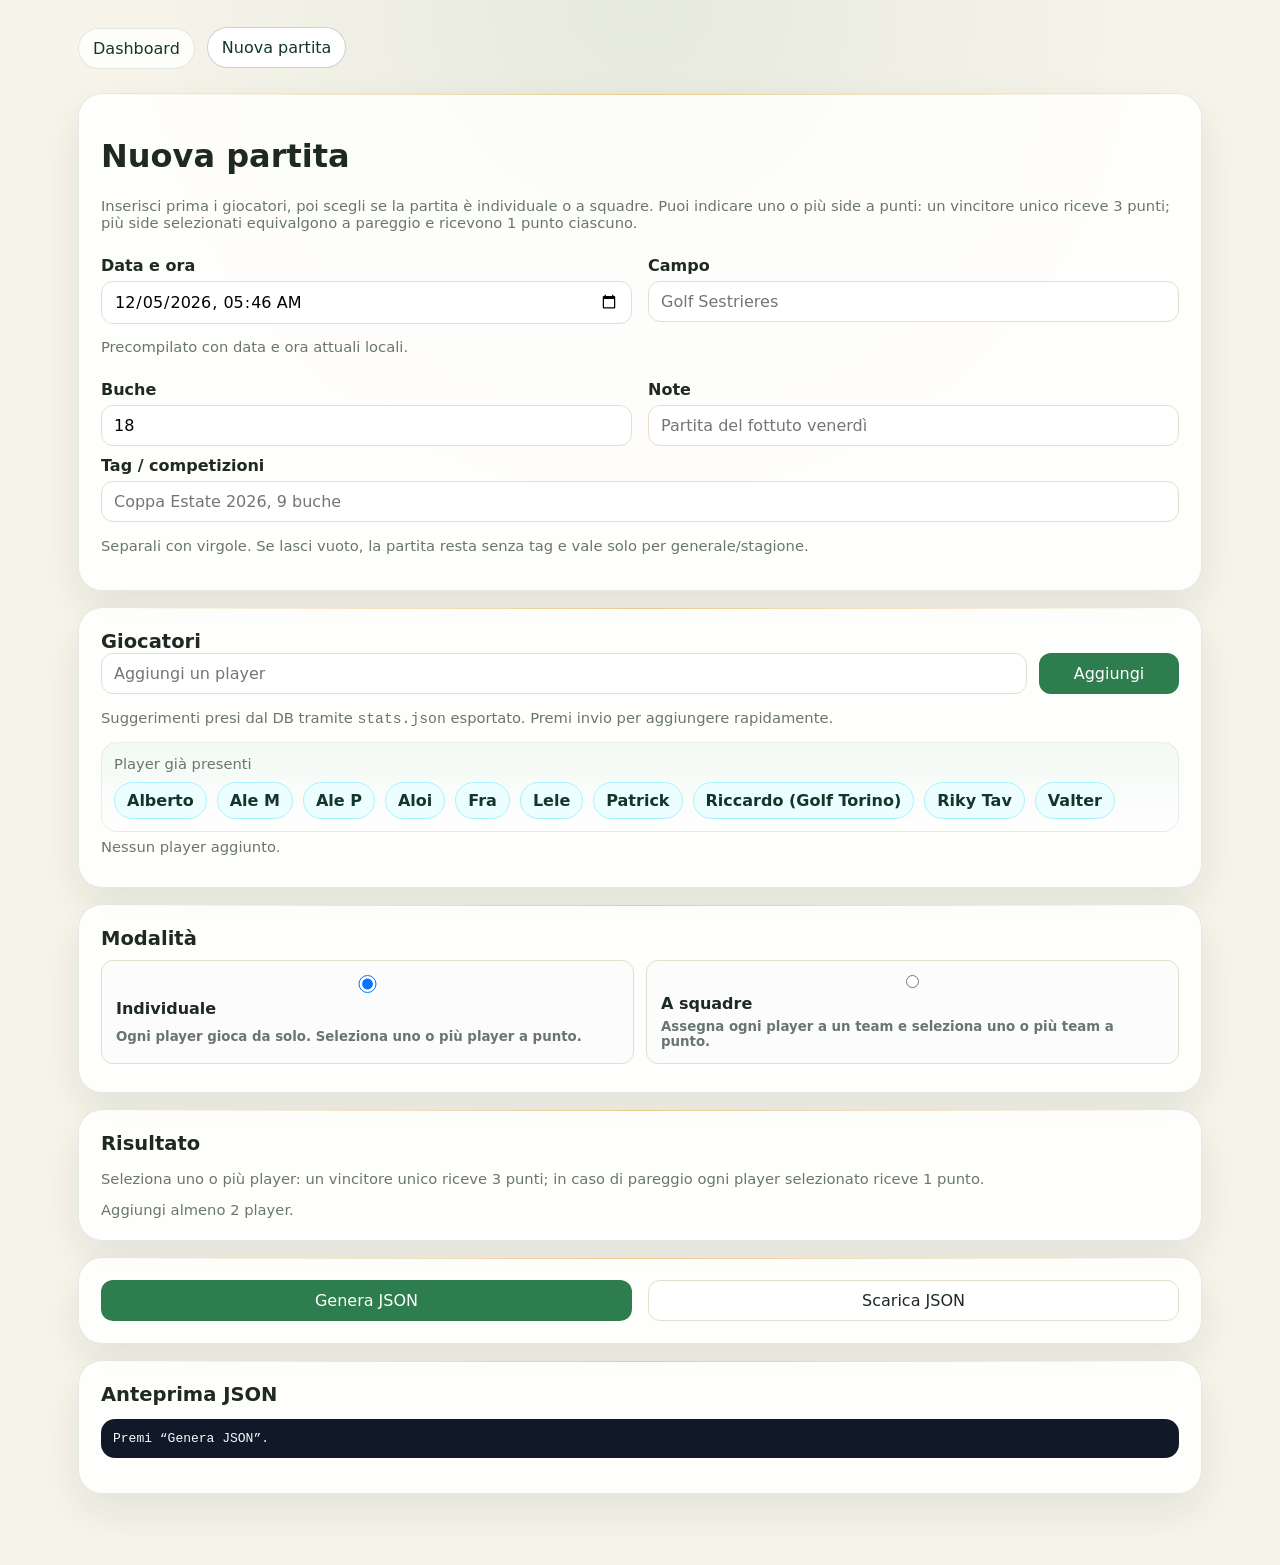
<file: docs/new-match/index.html>
<!doctype html>
<html lang="it">
<head>
  <meta charset="utf-8">
  <meta name="viewport" content="width=device-width, initial-scale=1">
  <title>Nuova partita · Golf Match Tracker</title>
  <link rel="stylesheet" href="../assets/style.css">
</head>
<body>
  <div class="container">
    <nav>
      <a href="../">Dashboard</a>
      <a href="./" class="active">Nuova partita</a>
    </nav>

    <div class="card">
      <h1>Nuova partita</h1>
      <p class="small">Inserisci prima i giocatori, poi scegli se la partita è individuale o a squadre. Puoi indicare uno o più side a punti: un vincitore unico riceve 3 punti; più side selezionati equivalgono a pareggio e ricevono 1 punto ciascuno.</p>

      <div class="grid two-cols">
        <div>
          <label for="played_at">Data e ora</label>
          <input id="played_at" type="datetime-local">
          <p class="small">Precompilato con data e ora attuali locali.</p>
        </div>
        <div>
          <label for="course">Campo</label>
          <input id="course" type="text" placeholder="Golf Sestrieres">
        </div>
      </div>

      <div class="grid two-cols">
        <div>
          <label for="holes">Buche</label>
          <input id="holes" type="number" min="1" step="1" value="18">
        </div>
        <div>
          <label for="notes">Note</label>
          <input id="notes" type="text" placeholder="Partita del fottuto venerdì">
        </div>
      </div>

      <div>
        <label for="tags">Tag / competizioni</label>
        <input id="tags" type="text" placeholder="Coppa Estate 2026, 9 buche">
        <p class="small">Separali con virgole. Se lasci vuoto, la partita resta senza tag e vale solo per generale/stagione.</p>
      </div>
    </div>

    <div class="card">
      <h2>Giocatori</h2>
      <div class="add-player-row">
        <input id="player_name" type="text" list="known-players" placeholder="Aggiungi un player">
        <datalist id="known-players"></datalist>
        <button id="add_player" type="button">Aggiungi</button>
      </div>
      <p class="small">Suggerimenti presi dal DB tramite <code>stats.json</code> esportato. Premi invio per aggiungere rapidamente.</p>
      <div class="known-players-block">
        <div class="known-players-head">
          <span class="small">Player già presenti</span>
        </div>
        <div id="known_players_empty" class="small">Nessun player disponibile nel dataset esportato.</div>
        <div id="known_players_list" class="chips suggest-chips"></div>
      </div>
      <div id="players_empty" class="small">Nessun player aggiunto.</div>
      <div id="players_list" class="chips"></div>
    </div>

    <div class="card">
      <h2>Modalità</h2>
      <div class="mode-row">
        <label class="choice-card">
          <input type="radio" name="mode" value="individual" checked>
          <span>Individuale</span>
          <small>Ogni player gioca da solo. Seleziona uno o più player a punto.</small>
        </label>
        <label class="choice-card">
          <input type="radio" name="mode" value="teams">
          <span>A squadre</span>
          <small>Assegna ogni player a un team e seleziona uno o più team a punto.</small>
        </label>
      </div>
    </div>

    <div class="card" id="individual_section">
      <h2>Risultato</h2>
      <p class="small">Seleziona uno o più player: un vincitore unico riceve 3 punti; in caso di pareggio ogni player selezionato riceve 1 punto.</p>
      <div id="individual_winner" class="stack"></div>
    </div>

    <div class="card hidden" id="teams_section">
      <div class="section-head">
        <h2>Squadre</h2>
        <div class="inline-actions">
          <button id="remove_team" type="button" class="secondary">- Team</button>
          <button id="add_team" type="button" class="secondary">+ Team</button>
        </div>
      </div>
      <p class="small">Se il nome team resta vuoto, useremo automaticamente i nomi dei player uniti da <code>-</code>.</p>
      <div id="team_names" class="grid two-cols"></div>
      <div class="table-wrap">
        <table>
          <thead>
            <tr>
              <th>Player</th>
              <th>Team</th>
            </tr>
          </thead>
          <tbody id="team_assignments"></tbody>
        </table>
      </div>
      <div class="winner-block">
        <label>Risultato team</label>
        <p class="small">Seleziona uno o più team: un vincitore unico riceve 3 punti; in caso di pareggio ogni team selezionato riceve 1 punto.</p>
        <div id="winning_team" class="stack"></div>
      </div>
    </div>

    <div class="card">
      <div class="grid two-cols">
        <button id="build" type="button">Genera JSON</button>
        <button id="download" type="button" class="secondary" disabled>Scarica JSON</button>
      </div>
    </div>

    <div class="card">
      <h2>Anteprima JSON</h2>
      <pre id="output">Premi “Genera JSON”.</pre>
    </div>
  </div>

  <script>
    (function () {
      'use strict';

      var state = {
        players: [],
        mode: 'individual',
        teamCount: 2,
        teamAssignments: {},
        knownPlayers: []
      };
      var latestText = '';

      function byId(id) {
        return document.getElementById(id);
      }

      function pad(n) {
        return String(n).padStart(2, '0');
      }

      function localDateTimeValue(date) {
        return date.getFullYear() + '-' +
          pad(date.getMonth() + 1) + '-' +
          pad(date.getDate()) + 'T' +
          pad(date.getHours()) + ':' +
          pad(date.getMinutes());
      }

      function generateImportKey() {
        var now = Date.now().toString(36);
        var rand = Math.random().toString(36).slice(2, 10);
        return 'match-' + now + '-' + rand;
      }

      function teamOptionLabel(teamNo) {
        var namesInput = byId('team_name_' + teamNo);
        var custom = namesInput ? namesInput.value.trim() : '';
        return custom || ('Team ' + teamNo);
      }

      function defaultTeamName(players) {
        return players.slice().sort().join('-');
      }

      function normalizeName(name) {
        return (name || '').trim().replace(/\s+/g, ' ');
      }

      function parseTags(value) {
        var seen = {};
        return String(value || '')
          .split(',')
          .map(normalizeName)
          .filter(function (tag) {
            var key = tag.toLowerCase();
            if (!tag || seen[key]) return false;
            seen[key] = true;
            return true;
          });
      }

      function loadKnownPlayers() {
        fetch('../data/stats.json')
          .then(function (response) {
            if (!response.ok) return null;
            return response.json();
          })
          .then(function (payload) {
            if (!payload || !payload.filters || !Array.isArray(payload.filters.players)) return;
            state.knownPlayers = payload.filters.players.slice();
            renderKnownPlayers();
          })
          .catch(function () {
            renderKnownPlayers();
          });
      }

      function renderKnownPlayers() {
        var datalist = byId('known-players');
        var list = byId('known_players_list');
        var empty = byId('known_players_empty');
        datalist.innerHTML = '';
        list.innerHTML = '';

        var available = state.knownPlayers.filter(function (name) {
          return state.players.indexOf(name) === -1;
        });

        if (!available.length) {
          empty.style.display = state.knownPlayers.length ? 'none' : 'block';
        } else {
          empty.style.display = 'none';
        }

        state.knownPlayers.forEach(function (name) {
          var option = document.createElement('option');
          option.value = name;
          datalist.appendChild(option);
        });

        available.forEach(function (name) {
          var button = document.createElement('button');
          button.type = 'button';
          button.className = 'chip chip-action';
          button.textContent = name;
          button.addEventListener('click', function () {
            addPlayer(name);
            byId('player_name').value = '';
            byId('player_name').focus();
          });
          list.appendChild(button);
        });
      }

      function addPlayer(rawName) {
        var name = normalizeName(rawName);
        if (!name) return;
        if (state.players.indexOf(name) !== -1) return;
        state.players.push(name);
        if (!state.teamAssignments[name]) {
          var fallbackTeam = state.teamCount >= 2 ? ((state.players.length % 2) === 0 ? 2 : 1) : 1;
          state.teamAssignments[name] = Math.min(fallbackTeam, state.teamCount);
        }
        if (state.knownPlayers.indexOf(name) === -1) {
          state.knownPlayers.push(name);
          state.knownPlayers.sort();
          renderKnownPlayers();
        }
        renderAll();
      }

      function removePlayer(name) {
        state.players = state.players.filter(function (item) { return item !== name; });
        delete state.teamAssignments[name];
        renderAll();
      }

      function setMode(mode) {
        state.mode = mode === 'teams' ? 'teams' : 'individual';
        renderMode();
      }

      function ensureAssignmentsInRange() {
        state.players.forEach(function (player, index) {
          var assigned = state.teamAssignments[player];
          if (!assigned || assigned > state.teamCount || assigned < 1) {
            state.teamAssignments[player] = (index % state.teamCount) + 1;
          }
        });
      }

      function renderPlayers() {
        var list = byId('players_list');
        var empty = byId('players_empty');
        list.innerHTML = '';
        if (!state.players.length) {
          empty.style.display = 'block';
          return;
        }
        empty.style.display = 'none';
        state.players.forEach(function (name) {
          var chip = document.createElement('div');
          chip.className = 'chip';

          var span = document.createElement('span');
          span.textContent = name;
          chip.appendChild(span);

          var button = document.createElement('button');
          button.type = 'button';
          button.className = 'chip-remove';
          button.textContent = '×';
          button.addEventListener('click', function () {
            removePlayer(name);
          });
          chip.appendChild(button);
          list.appendChild(chip);
        });
      }

      function renderMode() {
        byId('individual_section').classList.toggle('hidden', state.mode !== 'individual');
        byId('teams_section').classList.toggle('hidden', state.mode !== 'teams');
        renderIndividualWinners();
        renderTeams();
      }

      function renderIndividualWinners() {
        var wrap = byId('individual_winner');
        wrap.innerHTML = '';
        if (!state.players.length) {
          wrap.innerHTML = '<div class="small">Aggiungi almeno 2 player.</div>';
          return;
        }
        state.players.forEach(function (player, index) {
          var label = document.createElement('label');
          label.className = 'row-option';
          var checkbox = document.createElement('input');
          checkbox.type = 'checkbox';
          checkbox.name = 'winner_player';
          checkbox.value = player;
          if (index === 0) checkbox.checked = true;
          label.appendChild(checkbox);
          var text = document.createElement('span');
          text.textContent = player;
          label.appendChild(text);
          wrap.appendChild(label);
        });
      }

      function renderTeams() {
        ensureAssignmentsInRange();
        var namesWrap = byId('team_names');
        var body = byId('team_assignments');
        var winnersWrap = byId('winning_team');

        namesWrap.innerHTML = '';
        body.innerHTML = '';
        winnersWrap.innerHTML = '';

        for (var i = 1; i <= state.teamCount; i += 1) {
          var box = document.createElement('div');
          var label = document.createElement('label');
          label.setAttribute('for', 'team_name_' + i);
          label.textContent = 'Nome team ' + i;
          box.appendChild(label);

          var input = document.createElement('input');
          input.id = 'team_name_' + i;
          input.type = 'text';
          input.placeholder = 'Automatico dai player';
          input.dataset.teamNo = String(i);
          input.addEventListener('input', renderWinningTeamOptions);
          box.appendChild(input);
          namesWrap.appendChild(box);

          var winnerLabel = document.createElement('label');
          winnerLabel.className = 'row-option';
          var checkbox = document.createElement('input');
          checkbox.type = 'checkbox';
          checkbox.name = 'winner_team';
          checkbox.value = String(i);
          if (i === 1) checkbox.checked = true;
          winnerLabel.appendChild(checkbox);
          var text = document.createElement('span');
          text.dataset.teamWinnerLabel = String(i);
          text.textContent = teamOptionLabel(i);
          winnerLabel.appendChild(text);
          winnersWrap.appendChild(winnerLabel);
        }

        state.players.forEach(function (player) {
          var tr = document.createElement('tr');
          var tdPlayer = document.createElement('td');
          tdPlayer.textContent = player;
          tr.appendChild(tdPlayer);

          var tdTeam = document.createElement('td');
          var playerSelect = document.createElement('select');
          playerSelect.dataset.player = player;
          for (var j = 1; j <= state.teamCount; j += 1) {
            var opt = document.createElement('option');
            opt.value = String(j);
            opt.textContent = 'Team ' + j;
            if (state.teamAssignments[player] === j) opt.selected = true;
            playerSelect.appendChild(opt);
          }
          playerSelect.addEventListener('change', function (event) {
            state.teamAssignments[event.target.dataset.player] = Number(event.target.value);
            renderWinningTeamOptions();
          });
          tdTeam.appendChild(playerSelect);
          tr.appendChild(tdTeam);
          body.appendChild(tr);
        });

        renderWinningTeamOptions();
      }

      function renderWinningTeamOptions() {
        Array.prototype.forEach.call(document.querySelectorAll('[data-team-winner-label]'), function (label) {
          var teamNo = Number(label.dataset.teamWinnerLabel);
          var players = state.players.filter(function (player) {
            return state.teamAssignments[player] === teamNo;
          });
          var typed = teamOptionLabel(teamNo);
          label.textContent = players.length ? (typed + ' (' + defaultTeamName(players) + ')') : typed;
        });
      }

      function buildIndividualSides() {
        var checked = Array.prototype.map.call(document.querySelectorAll('input[name="winner_player"]:checked'), function (input) { return input.value; });
        if (!checked.length) throw new Error('Scegli almeno un player/team a punti');
        return state.players.map(function (player) {
          return {
            team_name: player,
            is_winner: checked.indexOf(player) !== -1,
            players: [player]
          };
        });
      }

      function buildTeamSides() {
        var grouped = {};
        state.players.forEach(function (player) {
          var teamNo = Number(state.teamAssignments[player] || 1);
          if (!grouped[teamNo]) grouped[teamNo] = [];
          grouped[teamNo].push(player);
        });

        var nonEmpty = Object.keys(grouped)
          .map(function (key) { return Number(key); })
          .sort(function (a, b) { return a - b; })
          .filter(function (teamNo) { return grouped[teamNo].length > 0; });

        if (nonEmpty.length < 2) throw new Error('Servono almeno 2 team non vuoti');

        var winners = Array.prototype.map.call(document.querySelectorAll('input[name="winner_team"]:checked'), function (input) {
          return Number(input.value);
        }).filter(function (teamNo) {
          return nonEmpty.indexOf(teamNo) !== -1;
        });
        if (!winners.length) throw new Error('Scegli almeno un team a punti con almeno un player');

        return nonEmpty.map(function (teamNo) {
          var players = grouped[teamNo].slice().sort();
          var typedName = byId('team_name_' + teamNo).value.trim();
          return {
            team_name: typedName || defaultTeamName(players),
            is_winner: winners.indexOf(teamNo) !== -1,
            players: players
          };
        });
      }

      function buildPayload() {
        var dt = byId('played_at').value;
        if (!dt) throw new Error('Data e ora obbligatoria');
        if (state.players.length < 2) throw new Error('Servono almeno 2 player');

        return {
          version: 'golf-match.v1',
          import_key: generateImportKey(),
          played_at: dt + ':00',
          course: normalizeName(byId('course').value) || null,
          holes: Number(byId('holes').value) || null,
          notes: normalizeName(byId('notes').value) || null,
          tags: parseTags(byId('tags').value),
          sides: state.mode === 'teams' ? buildTeamSides() : buildIndividualSides()
        };
      }

      function renderAll() {
        renderPlayers();
        renderKnownPlayers();
        renderMode();
      }

      byId('played_at').value = localDateTimeValue(new Date());

      byId('add_player').addEventListener('click', function () {
        addPlayer(byId('player_name').value);
        byId('player_name').value = '';
        byId('player_name').focus();
      });

      byId('player_name').addEventListener('keydown', function (event) {
        if (event.key === 'Enter') {
          event.preventDefault();
          byId('add_player').click();
        }
      });

      Array.prototype.forEach.call(document.querySelectorAll('input[name="mode"]'), function (input) {
        input.addEventListener('change', function (event) {
          setMode(event.target.value);
        });
      });

      byId('add_team').addEventListener('click', function () {
        state.teamCount = Math.min(6, state.teamCount + 1);
        renderTeams();
      });

      byId('remove_team').addEventListener('click', function () {
        state.teamCount = Math.max(2, state.teamCount - 1);
        ensureAssignmentsInRange();
        renderTeams();
      });

      byId('build').addEventListener('click', function () {
        try {
          var payload = buildPayload();
          latestText = JSON.stringify(payload, null, 2);
          byId('output').textContent = latestText;
          byId('download').disabled = false;
        } catch (err) {
          latestText = '';
          byId('output').textContent = 'Errore: ' + err.message;
          byId('download').disabled = true;
        }
      });

      byId('download').addEventListener('click', function () {
        if (!latestText) return;
        var blob = new Blob([latestText], { type: 'application/json' });
        var a = document.createElement('a');
        a.href = URL.createObjectURL(blob);
        a.download = 'golf-match.json';
        a.click();
        URL.revokeObjectURL(a.href);
      });

      loadKnownPlayers();
      renderAll();
    })();
  </script>
</body>
</html>
</file>
<file: docs/assets/style.css>
:root {
  --bg: #f4f6f3;
  --card: #ffffff;
  --card-soft: #f8fbf7;
  --text: #18221d;
  --muted: #66736d;
  --line: #dde5de;
  --accent: #1f6b4f;
  --accent-strong: #15523c;
  --accent-soft: #e6f3ec;
  --shadow: 0 10px 30px rgba(22, 34, 28, 0.06);
}
* { box-sizing: border-box; }
html { scroll-behavior: smooth; }
body {
  margin: 0;
  font-family: Inter, ui-sans-serif, system-ui, -apple-system, BlinkMacSystemFont, "Segoe UI", sans-serif;
  background:
    radial-gradient(circle at top, rgba(31,107,79,0.08), transparent 30%),
    var(--bg);
  color: var(--text);
}
a { color: var(--accent); }
.container {
  max-width: 1160px;
  margin: 0 auto;
  padding: 28px 18px 56px;
}
.topnav,
nav {
  display: flex;
  gap: 12px;
  margin-bottom: 24px;
  flex-wrap: wrap;
}
.topnav a,
nav a {
  text-decoration: none;
  color: var(--accent-strong);
  padding: 10px 14px;
  border: 1px solid rgba(21,82,60,0.12);
  border-radius: 999px;
  background: rgba(255,255,255,0.76);
  backdrop-filter: blur(6px);
  transition: transform 120ms ease, background 120ms ease, border-color 120ms ease;
}
.topnav a:hover,
nav a:hover,
.topnav a.active,
nav a.active {
  background: #ffffff;
  border-color: rgba(21,82,60,0.24);
  transform: translateY(-1px);
}
.hero-card {
  display: flex;
  justify-content: space-between;
  gap: 24px;
  align-items: flex-end;
  padding: 28px;
  margin-bottom: 18px;
  border-radius: 28px;
  background: linear-gradient(135deg, #173f31 0%, #1f6b4f 60%, #2a7f60 100%);
  color: #f7fbf8;
  box-shadow: var(--shadow);
}
.eyebrow,
.section-kicker {
  margin: 0 0 8px;
  font-size: 0.78rem;
  letter-spacing: 0.12em;
  text-transform: uppercase;
  color: rgba(247,251,248,0.74);
}
.section-kicker {
  color: var(--muted);
}
.hero-card h1 {
  margin: 0;
  font-size: clamp(2rem, 4vw, 3.1rem);
  line-height: 1.02;
}
.hero-copy {
  max-width: 640px;
  margin: 12px 0 0;
  color: rgba(247,251,248,0.82);
  font-size: 1.02rem;
  line-height: 1.55;
}
.hero-meta {
  display: grid;
  gap: 12px;
  justify-items: end;
  text-align: right;
}
.pill {
  display: inline-flex;
  align-items: center;
  gap: 8px;
  width: fit-content;
  padding: 8px 12px;
  border-radius: 999px;
  background: rgba(255,255,255,0.14);
  color: #f7fbf8;
  border: 1px solid rgba(255,255,255,0.16);
  font-size: 0.88rem;
}
.pill.subtle {
  background: var(--accent-soft);
  color: var(--accent-strong);
  border-color: rgba(21,82,60,0.08);
}
.kpi-grid {
  display: grid;
  grid-template-columns: repeat(4, minmax(0, 1fr));
  gap: 16px;
  margin: 0 0 18px;
}
.kpi-card {
  background: rgba(255,255,255,0.8);
  border: 1px solid rgba(21,82,60,0.08);
  border-radius: 22px;
  padding: 20px;
  box-shadow: var(--shadow);
}
.kpi-card-accent {
  background: linear-gradient(180deg, #f5fbf7 0%, #ebf6ef 100%);
}
.kpi-label {
  margin: 0 0 8px;
  color: var(--muted);
  font-size: 0.86rem;
  text-transform: uppercase;
  letter-spacing: 0.06em;
}
.kpi-value {
  margin: 0;
  font-size: clamp(2rem, 3vw, 2.5rem);
  font-weight: 700;
  letter-spacing: -0.03em;
}
.kpi-value-sm {
  font-size: clamp(1.1rem, 2.2vw, 1.35rem);
  line-height: 1.3;
}
.kpi-note,
.small {
  color: var(--muted);
  font-size: 0.92rem;
}
.card {
  background: rgba(255,255,255,0.84);
  border: 1px solid rgba(21,82,60,0.08);
  border-radius: 24px;
  padding: 22px;
  margin-bottom: 16px;
  box-shadow: var(--shadow);
}
.dashboard-card {
  margin-bottom: 0;
}
.grid {
  display: grid;
  gap: 16px;
}
.grid-charts,
.grid-tables {
  grid-template-columns: repeat(2, minmax(0, 1fr));
  margin-bottom: 16px;
}
.card-head,
.section-head {
  display: flex;
  justify-content: space-between;
  gap: 16px;
  align-items: flex-start;
  flex-wrap: wrap;
  margin-bottom: 18px;
}
.card h2 {
  margin: 0;
  font-size: 1.22rem;
}
label { display: block; margin: 10px 0 6px; font-weight: 600; }
input, textarea, select, button {
  width: 100%;
  padding: 10px 12px;
  border: 1px solid var(--line);
  border-radius: 12px;
  font: inherit;
  background: #fff;
}
button {
  cursor: pointer;
  background: var(--accent);
  color: white;
  border: none;
}
button.secondary {
  background: white;
  color: var(--text);
  border: 1px solid var(--line);
}
.table-wrap { overflow-x: auto; }
table { width: 100%; border-collapse: collapse; }
th, td {
  text-align: left;
  padding: 12px 10px;
  border-bottom: 1px solid #edf2ee;
}
thead th {
  font-size: 0.82rem;
  letter-spacing: 0.06em;
  text-transform: uppercase;
  color: var(--muted);
}
tbody tr:hover {
  background: rgba(31,107,79,0.03);
}
td.num {
  text-align: right;
  font-variant-numeric: tabular-nums;
}
pre {
  white-space: pre-wrap;
  background: #111827;
  color: #f9fafb;
  padding: 12px;
  border-radius: 14px;
  overflow-x: auto;
}
.chart {
  display: grid;
  gap: 12px;
}
.chart-row {
  display: grid;
  grid-template-columns: minmax(90px, 170px) 1fr 52px;
  gap: 12px;
  align-items: center;
}
.chart-label {
  font-size: 0.96rem;
  overflow: hidden;
  text-overflow: ellipsis;
  white-space: nowrap;
}
.chart-track {
  position: relative;
  background: linear-gradient(180deg, #f3f6f4 0%, #edf2ee 100%);
  border-radius: 999px;
  overflow: hidden;
  height: 14px;
}
.chart-bar {
  height: 100%;
  background: linear-gradient(90deg, #2b7f60 0%, #1f6b4f 100%);
  border-radius: 999px;
  transition: width 250ms ease;
}
.chart-bar.top {
  background: linear-gradient(90deg, #3d986f 0%, #1d5f46 100%);
}
.chart-value {
  text-align: right;
  font-size: 0.92rem;
  color: var(--muted);
  font-variant-numeric: tabular-nums;
}
.matches-card {
  padding-bottom: 16px;
}
.compact-filter {
  min-width: 150px;
}
.compact-filter label {
  margin-top: 0;
  font-size: 0.84rem;
  color: var(--muted);
}
.matches-list {
  display: grid;
  gap: 14px;
}
.match-item {
  border: 1px solid #e8eeea;
  background: linear-gradient(180deg, #ffffff 0%, #fbfcfb 100%);
  border-radius: 18px;
  padding: 16px;
}
.match-meta {
  display: flex;
  flex-wrap: wrap;
  gap: 8px;
  align-items: center;
  color: var(--muted);
  font-size: 0.92rem;
  margin-bottom: 12px;
}
.match-date {
  color: var(--text);
  font-weight: 700;
}
.match-dot {
  color: #b3c1b9;
}
.match-sides {
  display: grid;
  gap: 10px;
}
.match-side {
  display: flex;
  gap: 12px;
  align-items: center;
  padding: 12px;
  border-radius: 16px;
  background: #f8faf8;
  border: 1px solid transparent;
}
.match-side.is-winner {
  background: #eff8f2;
  border-color: #d6eadc;
}
.result-badge {
  display: inline-flex;
  align-items: center;
  justify-content: center;
  min-width: 70px;
  padding: 8px 10px;
  border-radius: 999px;
  font-size: 0.78rem;
  font-weight: 700;
  text-transform: uppercase;
  letter-spacing: 0.06em;
}
.result-badge.winner {
  background: #dff1e6;
  color: #18543d;
}
.result-badge.loser {
  background: #eef2ef;
  color: #62706a;
}
.match-side-text {
  display: grid;
  gap: 4px;
}
.match-side-text span {
  color: var(--muted);
  font-size: 0.92rem;
}

.match-id {
  display: inline-flex;
  align-items: center;
  padding: 4px 8px;
  border-radius: 999px;
  background: var(--accent-soft);
  color: var(--accent-strong);
  font-weight: 700;
  font-variant-numeric: tabular-nums;
}
.match-admin {
  margin-top: 12px;
  padding-top: 10px;
  border-top: 1px solid #edf2ee;
}
.match-admin summary {
  cursor: pointer;
  color: var(--accent-strong);
  font-weight: 700;
}
.match-import-key {
  margin: 10px 0 6px;
  word-break: break-all;
}
.delete-command {
  margin: 0;
  font-size: 0.86rem;
}

.match-notes {
  margin: 12px 0 0;
  color: var(--muted);
  font-size: 0.94rem;
  line-height: 1.5;
}
.hidden { display: none; }
.two-cols { grid-template-columns: repeat(auto-fit, minmax(240px, 1fr)); }
.add-player-row {
  display: grid;
  grid-template-columns: 1fr 140px;
  gap: 12px;
}

.known-players-block {
  margin: 12px 0 6px;
  padding: 12px;
  border: 1px solid rgba(21,82,60,0.08);
  border-radius: 16px;
  background: linear-gradient(180deg, rgba(230,243,236,0.5) 0%, rgba(255,255,255,0.7) 100%);
}
.known-players-head {
  display: flex;
  justify-content: space-between;
  gap: 10px;
  align-items: center;
  margin-bottom: 8px;
}
.suggest-chips {
  margin-top: 8px;
}
.chip-action {
  width: auto;
  border: 1px solid rgba(21,82,60,0.12);
  background: #fff;
  color: var(--accent-strong);
  font-weight: 600;
}
.chip-action:hover {
  background: var(--accent-soft);
}

.chips {
  display: flex;
  flex-wrap: wrap;
  gap: 10px;
  margin-top: 10px;
}
.chip {
  display: inline-flex;
  align-items: center;
  gap: 8px;
  padding: 8px 12px;
  background: #ecfeff;
  border: 1px solid #a5f3fc;
  border-radius: 999px;
}
.chip-remove {
  width: auto;
  min-width: 28px;
  padding: 2px 8px;
  border-radius: 999px;
  background: white;
  color: var(--text);
  border: 1px solid var(--line);
}
.mode-row {
  display: grid;
  grid-template-columns: repeat(auto-fit, minmax(220px, 1fr));
  gap: 12px;
}
.choice-card {
  display: grid;
  gap: 6px;
  border: 1px solid var(--line);
  border-radius: 12px;
  padding: 14px;
  background: #fcfcfc;
}
.choice-card input {
  width: auto;
  margin: 0;
}
.choice-card span {
  font-weight: 700;
}
.choice-card small {
  color: var(--muted);
}
.row-option {
  display: flex;
  align-items: center;
  gap: 10px;
  padding: 10px 0;
}
.stack {
  display: grid;
  gap: 4px;
}
.inline-actions {
  display: flex;
  gap: 10px;
}
.inline-actions button { width: auto; }
.winner-block {
  margin-top: 16px;
}
.matches-limit-box {
  min-width: 140px;
}
.matches-limit-box label {
  margin-top: 0;
}
.match-card {
  margin-bottom: 12px;
}
@media (max-width: 980px) {
  .kpi-grid,
  .grid-charts,
  .grid-tables {
    grid-template-columns: 1fr 1fr;
  }
}
@media (max-width: 760px) {
  .hero-card {
    padding: 22px;
    border-radius: 24px;
    flex-direction: column;
    align-items: flex-start;
  }
  .hero-meta {
    justify-items: start;
    text-align: left;
  }
  .kpi-grid,
  .grid-charts,
  .grid-tables {
    grid-template-columns: 1fr;
  }
  .chart-row {
    grid-template-columns: minmax(80px, 130px) 1fr 44px;
  }
  .match-side {
    align-items: flex-start;
  }
}
@media (max-width: 640px) {
  .container {
    padding: 18px 14px 40px;
  }
  .add-player-row { grid-template-columns: 1fr; }
}

/* Dashboard refresh: full-width leaderboards, no chart panels */
.dashboard-page {
  max-width: 1280px;
}
.scoreboard-stack {
  display: grid;
  gap: 18px;
  margin-bottom: 18px;
}
.scoreboard-card {
  position: relative;
  overflow: hidden;
  padding: 0;
  border-color: rgba(21,82,60,0.10);
  background:
    linear-gradient(135deg, rgba(230,243,236,0.72) 0%, rgba(255,255,255,0.92) 34%, rgba(255,255,255,0.98) 100%);
}
.scoreboard-card::before {
  content: "";
  position: absolute;
  inset: 0 0 auto 0;
  height: 5px;
  background: linear-gradient(90deg, var(--accent-strong), #3d986f, #a4c96b);
}
.scoreboard-card-primary::after {
  content: "";
  position: absolute;
  top: -100px;
  right: -80px;
  width: 260px;
  height: 260px;
  border-radius: 999px;
  background: radial-gradient(circle, rgba(31,107,79,0.13), transparent 68%);
  pointer-events: none;
}
.leaderboard-head {
  position: relative;
  z-index: 1;
  margin: 0;
  padding: 24px 24px 10px;
}
.leaderboard-head h2 {
  font-size: clamp(1.45rem, 2vw, 1.9rem);
  letter-spacing: -0.03em;
}
.leaderboard-head .small {
  max-width: 760px;
  margin-bottom: 0;
}
.leaderboard-table {
  position: relative;
  z-index: 1;
  padding: 0 16px 18px;
}
.leaderboard-table table {
  border-collapse: separate;
  border-spacing: 0 8px;
}
.leaderboard-table thead th {
  border-bottom: 0;
  padding: 8px 12px;
}
.leaderboard-table tbody tr {
  background: rgba(255,255,255,0.86);
  box-shadow: 0 8px 18px rgba(22, 34, 28, 0.045);
}
.leaderboard-table tbody tr:hover {
  background: #fff;
  transform: translateY(-1px);
}
.leaderboard-table tbody td {
  border-bottom: 0;
  padding: 14px 12px;
}
.leaderboard-table tbody td:first-child {
  border-radius: 14px 0 0 14px;
  font-weight: 800;
  color: var(--text);
}
.leaderboard-table tbody td:last-child {
  border-radius: 0 14px 14px 0;
}
.leaderboard-table tbody td:nth-child(2) {
  font-weight: 900;
  color: var(--accent-strong);
}
.matches-card {
  background: linear-gradient(180deg, rgba(255,255,255,0.9), rgba(248,251,247,0.92));
}
.kpi-card {
  transition: transform 140ms ease, box-shadow 140ms ease;
}
.kpi-card:hover {
  transform: translateY(-2px);
  box-shadow: 0 16px 34px rgba(22, 34, 28, 0.08);
}

@media (max-width: 980px) {
  .scoreboard-stack { gap: 16px; }
}
@media (max-width: 760px) {
  .leaderboard-head { padding: 22px 18px 8px; }
  .leaderboard-table { padding: 0 10px 14px; }
}

/* Mobile compatibility pass */
@media (max-width: 760px) {
  body {
    background:
      radial-gradient(circle at top left, rgba(31,107,79,0.10), transparent 34%),
      var(--bg);
  }

  .container,
  .dashboard-page {
    width: 100%;
    max-width: none;
    padding: 14px 12px 34px;
  }

  .topnav,
  nav {
    gap: 8px;
    margin-bottom: 14px;
    overflow-x: auto;
    flex-wrap: nowrap;
    padding-bottom: 4px;
    -webkit-overflow-scrolling: touch;
    scrollbar-width: none;
  }

  .topnav::-webkit-scrollbar,
  nav::-webkit-scrollbar {
    display: none;
  }

  .topnav a,
  nav a {
    flex: 0 0 auto;
    padding: 9px 12px;
    font-size: 0.92rem;
    white-space: nowrap;
  }

  .hero-card {
    padding: 20px;
    margin-bottom: 14px;
    border-radius: 22px;
  }

  .hero-card h1 {
    font-size: clamp(1.8rem, 11vw, 2.5rem);
  }

  .hero-copy {
    font-size: 0.96rem;
  }

  .hero-meta,
  .hero-meta .small {
    width: 100%;
  }

  .kpi-grid {
    grid-template-columns: repeat(2, minmax(0, 1fr));
    gap: 10px;
    margin: 0 0 14px;
  }

  .kpi-card {
    padding: 14px;
    border-radius: 18px;
  }

  .kpi-label {
    font-size: 0.72rem;
  }

  .kpi-value {
    font-size: 1.8rem;
  }

  .kpi-value-sm {
    font-size: 0.98rem;
  }

  .kpi-note {
    margin-bottom: 0;
    font-size: 0.78rem;
  }

  .card {
    padding: 16px;
    border-radius: 20px;
  }

  .scoreboard-stack {
    gap: 14px;
    margin-bottom: 14px;
  }

  .scoreboard-card {
    border-radius: 20px;
  }

  .leaderboard-head {
    display: grid;
    gap: 10px;
    padding: 20px 16px 8px;
  }

  .leaderboard-head h2 {
    font-size: 1.38rem;
  }

  .leaderboard-head .pill {
    justify-self: start;
  }

  .leaderboard-table {
    overflow-x: auto;
    overflow-y: hidden;
    padding: 0 10px 14px;
    -webkit-overflow-scrolling: touch;
    scrollbar-width: thin;
  }

  .leaderboard-table table {
    min-width: 680px;
    border-collapse: separate;
    border-spacing: 0;
    overflow: hidden;
    border: 1px solid rgba(21,82,60,0.08);
    border-radius: 16px;
    background: rgba(255,255,255,0.94);
    box-shadow: 0 8px 18px rgba(22, 34, 28, 0.04);
  }

  .leaderboard-table thead th {
    position: sticky;
    top: 0;
    z-index: 2;
    background: #f2f8f4;
    border-bottom: 1px solid #dfeae2;
    padding: 10px 9px;
    font-size: 0.7rem;
    white-space: nowrap;
  }

  .leaderboard-table tbody tr {
    background: transparent;
    box-shadow: none;
  }

  .leaderboard-table tbody tr:hover {
    transform: none;
  }

  .leaderboard-table tbody td {
    padding: 11px 9px;
    border-bottom: 1px solid #edf2ee;
    background: rgba(255,255,255,0.96);
    font-size: 0.86rem;
    white-space: nowrap;
  }

  .leaderboard-table tbody td:first-child,
  .leaderboard-table thead th:first-child {
    position: sticky;
    left: 0;
    z-index: 3;
    min-width: 138px;
    max-width: 170px;
    background: #ffffff;
    box-shadow: 8px 0 12px rgba(22,34,28,0.05);
    white-space: normal;
    word-break: break-word;
  }

  .leaderboard-table thead th:first-child {
    background: #f2f8f4;
    z-index: 4;
  }

  .leaderboard-table tbody td:first-child {
    border-radius: 0;
    font-weight: 800;
    text-align: left;
  }

  .leaderboard-table tbody td:last-child {
    border-radius: 0;
  }

  .leaderboard-table tbody td:nth-child(2) {
    color: var(--accent-strong);
    font-weight: 900;
  }

  .leaderboard-table::after {
    content: "Scorri in orizzontale per vedere tutte le colonne";
    display: block;
    margin: 8px 4px 0;
    color: var(--muted);
    font-size: 0.78rem;
  }

  .section-head,
  .card-head {
    display: grid;
    gap: 12px;
  }

  .matches-limit-box,
  .compact-filter {
    width: 100%;
    min-width: 0;
  }

  .match-item {
    padding: 14px;
    border-radius: 18px;
  }

  .match-meta {
    display: grid;
    grid-template-columns: 1fr;
    gap: 6px;
    font-size: 0.9rem;
  }

  .match-dot {
    display: none;
  }

  .match-side {
    display: grid;
    grid-template-columns: 1fr;
    gap: 8px;
    padding: 12px;
  }

  .result-badge {
    min-width: 0;
    width: fit-content;
  }

  .delete-command {
    font-size: 0.78rem;
    word-break: break-word;
  }
}

@media (max-width: 420px) {
  .container,
  .dashboard-page {
    padding-left: 10px;
    padding-right: 10px;
  }

  .kpi-grid {
    grid-template-columns: 1fr;
  }

  .hero-card {
    padding: 18px;
  }

  .pill {
    max-width: 100%;
    overflow-wrap: anywhere;
  }
}

@media (max-width: 760px) {
  #teams {
    min-width: 860px;
  }
}

.hero-meta {
  display: grid;
  gap: 0.85rem;
  align-content: start;
}

.flavour-quote {
  margin: 0;
  padding: 1rem 1.15rem;
  border-left: 4px solid var(--accent, #2f7d46);
  background: rgba(47, 125, 70, 0.08);
  border-radius: 16px;
}

.flavour-quote blockquote {
  margin: 0;
  font-size: 1rem;
  line-height: 1.45;
  font-style: italic;
  font-weight: 650;
}

.flavour-quote figcaption {
  margin-top: 0.65rem;
  text-align: right;
  font-size: 0.78rem;
  opacity: 0.75;
  font-variant: small-caps;
  letter-spacing: 0.04em;
}

#updated-at {
  margin: 0;
  color: rgba(247, 251, 248, 0.72);
  width: 100%;
  justify-self: stretch;
  text-align: left;
}
/* Sticky identification column for leaderboard tables */
.leaderboard-table {
  overflow-x: auto;
}

#players th:first-child,
#players td:first-child,
#teams th:first-child,
#teams td:first-child {
  position: sticky;
  left: 0;
  z-index: 3;
  background: #ffffff;
  box-shadow: 8px 0 12px rgba(22, 34, 28, 0.05);
}

#players th:first-child,
#teams th:first-child {
  z-index: 4;
  background: #f2f8f4;
}

/* Season filter toolbar */
.season-toolbar {
  display: flex;
  justify-content: space-between;
  align-items: flex-start;
  gap: 18px;
  margin-bottom: 18px;
  background:
    linear-gradient(135deg, rgba(255,255,255,0.92), rgba(230,243,236,0.82));
}

.season-toolbar h2 {
  margin: 0;
  font-size: 1.22rem;
}

.season-filter-box {
  min-width: 190px;
}

.season-filter-box label {
  margin-top: 0;
  color: var(--muted);
  font-size: 0.84rem;
}

@media (max-width: 760px) {
  .season-toolbar {
    display: grid;
    gap: 12px;
  }

  .season-filter-box {
    width: 100%;
    min-width: 0;
  }
}

/* Head2Head matrices */
.matrix-card {
  margin-bottom: 18px;
  overflow: visible;
  background: linear-gradient(135deg, rgba(255,255,255,0.94), rgba(230,243,236,0.76));
}

/* Chrome/Safari need every ancestor of sticky table cells to allow visible overflow.
   The horizontal/vertical scroll is handled only by .h2h-table-wrap. */

.matrix-head {
  align-items: flex-start;
}

.matrix-controls {
  display: grid;
  gap: 10px;
  justify-items: end;
}

.segmented-control {
  display: inline-flex;
  gap: 6px;
  padding: 4px;
  border: 1px solid rgba(21,82,60,0.10);
  border-radius: 999px;
  background: rgba(255,255,255,0.72);
}

.segmented-control button {
  width: auto;
  padding: 8px 12px;
  border-radius: 999px;
  background: transparent;
  color: var(--accent-strong);
  border: 0;
  font-size: 0.86rem;
  font-weight: 700;
}

.segmented-control button.active {
  background: var(--accent);
  color: #fff;
  box-shadow: 0 8px 18px rgba(31,107,79,0.18);
}

.matrix-min-box {
  min-width: 150px;
  justify-self: end;
}

.matrix-min-box label {
  margin-top: 0;
  color: var(--muted);
  font-size: 0.84rem;
}

.matrix-legend {
  margin: -4px 22px 12px;
  color: var(--muted);
  font-size: 0.88rem;
}

.h2h-table-wrap {
  position: relative;
  display: block;
  margin: 0 16px 18px;
  padding: 0;
  max-width: calc(100% - 32px);
  overflow: auto;
  max-height: 70vh;
  isolation: isolate;
  overscroll-behavior: contain;
  -webkit-overflow-scrolling: touch;
}

.h2h-matrix {
  width: max-content;
  min-width: 720px;
  border-collapse: separate;
  border-spacing: 0;
  table-layout: auto;
  border: 1px solid rgba(21,82,60,0.10);
  border-radius: 16px;
  overflow: visible;
  background: rgba(255,255,255,0.96);
}

.h2h-matrix caption {
  padding: 18px;
  color: var(--muted);
  text-align: left;
}

.h2h-matrix th,
.h2h-matrix td {
  border-bottom: 1px solid #edf2ee;
  border-right: 1px solid #edf2ee;
  padding: 10px 9px;
  min-width: 82px;
  text-align: center;
  white-space: nowrap;
  font-variant-numeric: tabular-nums;
}

.h2h-matrix thead th {
  position: -webkit-sticky;
  position: sticky;
  top: 0;
  z-index: 4;
  background: #f2f8f4;
  color: var(--muted);
  font-size: 0.72rem;
  max-width: 150px;
  overflow: hidden;
  text-overflow: ellipsis;
}

.h2h-matrix thead th:first-child,
.h2h-matrix tbody th {
  position: -webkit-sticky !important;
  position: sticky !important;
  left: 0 !important;
  z-index: 5;
  min-width: 170px;
  max-width: 210px;
  text-align: left;
  background: #ffffff;
  background-clip: padding-box;
  color: var(--text);
  font-weight: 800;
  box-shadow: 8px 0 12px rgba(22,34,28,0.05);
  white-space: normal;
  word-break: break-word;
  transform: translateZ(0);
  will-change: transform;
}

.h2h-matrix tbody th::after,
.h2h-matrix thead th:first-child::after {
  content: '';
  position: absolute;
  top: 0;
  right: -1px;
  bottom: 0;
  width: 1px;
  background: #dfe9e2;
}

.h2h-matrix thead th:first-child {
  z-index: 7;
  background: #f2f8f4;
}

.h2h-matrix tbody th {
  z-index: 6;
}

.h2h-matrix td.positive {
  background: rgba(230,243,236,0.92);
  color: var(--accent-strong);
  font-weight: 800;
}

.h2h-matrix td.negative {
  background: rgba(246,241,237,0.92);
  color: #8a4b34;
}

.h2h-matrix td.neutral {
  background: rgba(255,255,255,0.98);
  color: var(--text);
}

.h2h-matrix td.empty,
.h2h-matrix td.diag {
  background: #f8faf8;
  color: #a1ada7;
}

@media (max-width: 760px) {
  .matrix-card {
    border-radius: 20px;
  }

  .matrix-controls {
    justify-items: stretch;
  }

  .segmented-control {
    width: 100%;
    border-radius: 18px;
    flex-wrap: wrap;
  }

  .segmented-control button {
    flex: 1 1 auto;
    min-width: 128px;
  }

  .matrix-min-box {
    width: 100%;
    min-width: 0;
  }

  .matrix-legend {
    margin: 0 16px 10px;
    font-size: 0.8rem;
  }

  .h2h-table-wrap {
    padding: 0 10px 14px;
    max-height: 70vh;
    -webkit-overflow-scrolling: touch;
  }

  .h2h-matrix {
    min-width: 680px;
  }

  .h2h-matrix th,
  .h2h-matrix td {
    min-width: 76px;
    padding: 9px 8px;
    font-size: 0.82rem;
  }

  .h2h-matrix thead th:first-child,
  .h2h-matrix tbody th {
    min-width: 138px;
    max-width: 170px;
  }
}

/* Mobile fix: compact year selector and Head2Head matrices */
.matrix-control-label-mobile {
  display: none;
}

@media (max-width: 760px) {
  .season-toolbar {
    padding: 14px;
    gap: 10px;
  }

  .season-toolbar h2 {
    font-size: 1.05rem;
  }

  .season-toolbar .small {
    margin: 4px 0 0;
    font-size: 0.82rem;
  }

  .season-filter-box {
    width: 100%;
  }

  .season-filter-box label,
  .matrix-min-box label {
    margin-bottom: 4px;
    font-size: 0.72rem;
  }

  #season_filter,
  #matrix_min_games {
    min-height: 38px;
    padding: 8px 10px;
    border-radius: 12px;
    font-size: 0.9rem;
  }

  .matrix-card {
    padding: 14px 0 12px;
    overflow: visible;
  }

  .matrix-head {
    padding: 0 14px;
    margin-bottom: 10px;
  }

  .matrix-head h2 {
    font-size: 1.18rem;
  }

  .matrix-head .small {
    font-size: 0.82rem;
    line-height: 1.35;
  }

  .matrix-controls {
    width: 100%;
    display: grid;
    gap: 8px;
    justify-items: stretch;
  }

  .segmented-control {
    width: 100%;
    display: grid;
    grid-template-columns: repeat(2, minmax(0, 1fr));
    gap: 4px;
    padding: 3px;
    border-radius: 14px;
  }

  .segmented-control button {
    min-width: 0;
    width: 100%;
    padding: 7px 6px;
    border-radius: 11px;
    font-size: 0.76rem;
    line-height: 1.1;
    white-space: nowrap;
  }

  .matrix-min-box {
    width: 100%;
  }

  .matrix-legend {
    margin: 6px 14px 8px;
    font-size: 0.76rem;
    line-height: 1.35;
  }

  .h2h-table-wrap {
    display: block;
    width: calc(100% - 20px);
    margin: 0 10px;
    padding: 0;
    overflow-x: auto;
    overflow-y: auto;
    max-height: 58vh;
    border: 1px solid rgba(21,82,60,0.10);
    border-radius: 14px;
    background: rgba(255,255,255,0.92);
    -webkit-overflow-scrolling: touch;
  }

  .h2h-matrix {
    width: max-content;
    min-width: max-content;
    border: 0;
    border-radius: 0;
    box-shadow: none;
  }

  .h2h-matrix th,
  .h2h-matrix td {
    min-width: 58px;
    padding: 7px 6px;
    font-size: 0.72rem;
    line-height: 1.15;
  }

  .h2h-matrix thead th {
    top: 0;
    max-width: 92px;
    font-size: 0.66rem;
  }

  .h2h-matrix thead th:first-child,
  .h2h-matrix tbody th {
    min-width: 112px;
    max-width: 128px;
    font-size: 0.72rem;
    line-height: 1.15;
  }

  .h2h-table-wrap::after {
    content: "Scorri la matrice in orizzontale";
    position: sticky;
    left: 0;
    display: block;
    padding: 7px 9px;
    color: var(--muted);
    background: rgba(248,251,247,0.96);
    border-top: 1px solid #edf2ee;
    font-size: 0.72rem;
  }
}

@media (max-width: 420px) {
  .segmented-control button {
    font-size: 0.7rem;
    padding: 7px 4px;
  }

  .h2h-matrix th,
  .h2h-matrix td {
    min-width: 54px;
    padding: 7px 5px;
  }

  .h2h-matrix thead th:first-child,
  .h2h-matrix tbody th {
    min-width: 102px;
    max-width: 116px;
  }
}

/* Head2Head control fix: use native selects instead of large segmented buttons */
.matrix-controls {
  display: grid;
  grid-template-columns: repeat(3, minmax(140px, auto));
  gap: 10px;
  align-items: end;
  justify-content: end;
}

.matrix-control-field {
  display: grid;
  gap: 5px;
  min-width: 150px;
}

.matrix-control-field label {
  margin: 0;
  color: var(--muted);
  font-size: 0.78rem;
  font-weight: 700;
  letter-spacing: 0.04em;
  text-transform: uppercase;
}

.matrix-control-field select,
.season-filter-box select {
  width: 100%;
  min-height: 42px;
  padding: 9px 34px 9px 12px;
  border: 1px solid rgba(21,82,60,0.18);
  border-radius: 13px;
  background-color: #ffffff;
  color: var(--text);
  font-size: 0.92rem;
  font-weight: 650;
  cursor: pointer;
  appearance: auto;
  -webkit-appearance: menulist;
  touch-action: manipulation;
}

.matrix-min-box {
  min-width: 120px;
  justify-self: auto;
}

@media (max-width: 760px) {
  .season-toolbar {
    display: grid;
    grid-template-columns: 1fr;
    align-items: stretch;
  }

  .season-filter-box {
    width: 100%;
    min-width: 0;
  }

  .matrix-controls {
    grid-template-columns: 1fr;
    gap: 9px;
    justify-content: stretch;
    width: 100%;
  }

  .matrix-control-field,
  .matrix-min-box {
    width: 100%;
    min-width: 0;
  }

  .matrix-control-field label,
  .season-filter-box label {
    margin: 0 0 4px;
    font-size: 0.72rem;
  }

  .matrix-control-field select,
  .season-filter-box select,
  #season_filter,
  #matrix_type,
  #matrix_format,
  #matrix_min_games {
    display: block;
    width: 100%;
    min-height: 40px;
    padding: 8px 10px;
    border-radius: 12px;
    font-size: 0.88rem;
    line-height: 1.2;
  }

  .matrix-head {
    display: grid;
    grid-template-columns: 1fr;
    gap: 12px;
  }

  .h2h-table-wrap {
    min-height: 160px;
    overflow-x: auto;
    overflow-y: auto;
  }

  .h2h-matrix {
    display: table;
  }
}

/* Firefox mobile fallback for Head2Head matrices
   Firefox on mobile is less reliable with sticky table cells inside nested overflow containers.
   Keep the matrix visible and scrollable first; sticky is progressively enhanced in Chrome/Safari. */
@-moz-document url-prefix() {
  @media (max-width: 760px) {
    .matrix-card {
      overflow: visible;
    }

    .h2h-table-wrap {
      display: block;
      width: calc(100% - 20px);
      margin: 0 10px;
      padding: 0;
      overflow-x: scroll;
      overflow-y: visible;
      max-height: none;
      min-height: 0;
      border: 1px solid rgba(21,82,60,0.10);
      border-radius: 14px;
      background: rgba(255,255,255,0.96);
      -webkit-overflow-scrolling: touch;
      scrollbar-width: thin;
    }

    .h2h-table-wrap::after {
      position: static;
      left: auto;
      display: block;
    }

    .h2h-matrix {
      display: table;
      width: auto !important;
      min-width: 620px !important;
      border-collapse: separate;
      border-spacing: 0;
      table-layout: auto;
      border: 0;
      border-radius: 0;
      overflow: visible;
      background: #ffffff;
    }

    .h2h-matrix thead th,
    .h2h-matrix thead th:first-child,
    .h2h-matrix tbody th {
      position: static;
      left: auto;
      top: auto;
      z-index: auto;
      box-shadow: none;
    }

    .h2h-matrix thead th:first-child,
    .h2h-matrix tbody th {
      min-width: 110px;
      max-width: 128px;
      white-space: normal;
      word-break: break-word;
    }

    .h2h-matrix th,
    .h2h-matrix td {
      min-width: 56px;
      padding: 8px 6px;
      font-size: 0.72rem;
      line-height: 1.15;
    }
  }
}


.mobile-h2h-help {
  display: none;
}

@media (max-width: 760px) {
  .desktop-h2h-help {
    display: none;
  }

  .mobile-h2h-help {
    display: block;
  }
}

/* Head2Head mobile: sostituisce la matrice con card consultabili */
.h2h-mobile-view {
  display: none;
}

@media (max-width: 760px) {
  .h2h-mobile-view {
    display: grid;
    gap: 12px;
    padding: 0 14px 14px;
  }

  .h2h-mobile-controls {
    display: grid;
    grid-template-columns: 1fr;
    gap: 9px;
  }

  .h2h-mobile-list {
    display: grid;
    gap: 10px;
  }

  .h2h-duel-card {
    display: grid;
    gap: 12px;
    padding: 14px;
    border: 1px solid rgba(21,82,60,0.10);
    border-radius: 18px;
    background: rgba(255,255,255,0.96);
    box-shadow: 0 8px 18px rgba(22, 34, 28, 0.045);
  }

  .h2h-duel-card.positive {
    border-color: rgba(31,107,79,0.22);
    background: linear-gradient(180deg, #ffffff 0%, rgba(230,243,236,0.78) 100%);
  }

  .h2h-duel-card.negative {
    border-color: rgba(138,75,52,0.18);
    background: linear-gradient(180deg, #ffffff 0%, rgba(246,241,237,0.85) 100%);
  }

  .h2h-duel-title {
    display: flex;
    flex-wrap: wrap;
    gap: 7px;
    align-items: center;
    font-size: 0.98rem;
    line-height: 1.25;
  }

  .h2h-duel-title span:first-child {
    color: var(--muted);
  }

  .h2h-duel-title strong {
    color: var(--text);
    font-size: 1.08rem;
  }

  .h2h-vs {
    padding: 3px 7px;
    border-radius: 999px;
    background: var(--accent-soft);
    color: var(--accent-strong);
    font-size: 0.7rem;
    font-weight: 900;
    letter-spacing: 0.06em;
    text-transform: uppercase;
  }

  .h2h-duel-summary {
    display: grid;
    grid-template-columns: repeat(2, minmax(0, 1fr));
    gap: 8px;
  }

  .h2h-duel-summary span {
    display: grid;
    gap: 3px;
    padding: 9px;
    border-radius: 12px;
    background: rgba(248,250,248,0.92);
    border: 1px solid #edf2ee;
  }

  .h2h-duel-summary small {
    color: var(--muted);
    font-size: 0.68rem;
    font-weight: 800;
    letter-spacing: 0.06em;
    text-transform: uppercase;
  }

  .h2h-duel-summary strong {
    color: var(--accent-strong);
    font-size: 1rem;
    font-variant-numeric: tabular-nums;
  }

  .h2h-duel-bar {
    height: 8px;
    overflow: hidden;
    border-radius: 999px;
    background: #e8eee9;
  }

  .h2h-duel-bar span {
    display: block;
    height: 100%;
    min-width: 3px;
    border-radius: inherit;
    background: linear-gradient(90deg, #3d986f, var(--accent-strong));
  }

  .h2h-table-wrap {
    display: none !important;
  }

  .matrix-legend {
    margin-bottom: 10px;
  }
}

@media (max-width: 420px) {
  .h2h-duel-summary {
    grid-template-columns: 1fr;
  }
}


/* Head2Head Chrome/Safari/Edge fallback.
   Chrome can be inconsistent with left: sticky on table cells inside a scrollable table.
   For non-Firefox browsers, JS updates --h2h-scroll-left and the first column is
   translated by the horizontal scroll amount, so it remains visually locked. */
@media (min-width: 761px) {
  .matrix-card {
    overflow: visible !important;
  }

  .h2h-table-wrap {
    position: relative !important;
    display: block !important;
    margin: 0 16px 18px !important;
    padding: 0 !important;
    max-width: calc(100% - 32px) !important;
    overflow: auto !important;
    max-height: 70vh;
    isolation: isolate;
  }

  .h2h-matrix {
    width: max-content !important;
    min-width: 720px !important;
    border-collapse: separate !important;
    border-spacing: 0 !important;
  }

  .h2h-table-wrap.h2h-js-sticky .h2h-matrix tbody th {
    position: relative !important;
    left: auto !important;
    z-index: 20 !important;
    transform: translateX(var(--h2h-scroll-left, 0px)) translateZ(0) !important;
  }

  .h2h-table-wrap.h2h-js-sticky .h2h-matrix thead th:first-child {
    position: sticky !important;
    top: 0 !important;
    left: auto !important;
    z-index: 30 !important;
    transform: translateX(var(--h2h-scroll-left, 0px)) translateZ(0) !important;
  }

  .h2h-table-wrap.h2h-js-sticky .h2h-matrix tbody th,
  .h2h-table-wrap.h2h-js-sticky .h2h-matrix thead th:first-child {
    background-clip: padding-box;
    box-shadow: 8px 0 12px rgba(22,34,28,0.10);
  }
}

/* Sticky first column for leaderboard tables (players and teams).
   Firefox uses native sticky. Chrome/Safari/Edge get a JS-assisted fallback
   because sticky table cells can fail inside horizontally scrollable tables. */
.leaderboard-table {
  position: relative;
  overflow-x: auto;
  overflow-y: visible;
  -webkit-overflow-scrolling: touch;
  isolation: isolate;
}

.leaderboard-table table {
  overflow: visible !important;
}

#players th:first-child,
#players td:first-child,
#teams th:first-child,
#teams td:first-child {
  position: -webkit-sticky;
  position: sticky;
  left: 0;
  z-index: 5;
  background: #ffffff;
  background-clip: padding-box;
  box-shadow: 8px 0 12px rgba(22, 34, 28, 0.08);
}

#players th:first-child,
#teams th:first-child {
  z-index: 7;
  background: #f2f8f4;
}

.leaderboard-table.leaderboard-js-sticky #players th:first-child,
.leaderboard-table.leaderboard-js-sticky #players td:first-child,
.leaderboard-table.leaderboard-js-sticky #teams th:first-child,
.leaderboard-table.leaderboard-js-sticky #teams td:first-child {
  position: relative !important;
  left: auto !important;
  transform: translateX(var(--leaderboard-scroll-left, 0px)) translateZ(0) !important;
  z-index: 8;
  will-change: transform;
}

.leaderboard-table.leaderboard-js-sticky #players th:first-child,
.leaderboard-table.leaderboard-js-sticky #teams th:first-child {
  z-index: 10;
}

/* Head2Head pair comparison */
.h2h-mobile-view {
  display: grid;
  gap: 14px;
  margin: 0 16px 18px;
  padding: 16px;
  border: 1px solid rgba(21,82,60,0.10);
  border-radius: 18px;
  background: rgba(255,255,255,0.72);
}

.h2h-compare-head {
  display: flex;
  justify-content: space-between;
  gap: 14px;
  align-items: flex-start;
  flex-wrap: wrap;
}

.h2h-compare-head h3 {
  margin: 0;
  font-size: 1.06rem;
}

.h2h-compare-head .small {
  max-width: 560px;
  margin: 0;
  line-height: 1.45;
}

.h2h-compare-controls {
  display: grid;
  grid-template-columns: minmax(180px, 1fr) auto minmax(180px, 1fr);
  gap: 10px;
  align-items: end;
}

.h2h-compare-vs {
  align-self: end;
  margin-bottom: 8px;
  padding: 8px 10px;
  border-radius: 999px;
  background: var(--accent-soft);
  color: var(--accent-strong);
  font-size: 0.76rem;
  font-weight: 900;
  letter-spacing: 0.08em;
  text-transform: uppercase;
}

.h2h-compare-card {
  max-width: 820px;
}

.h2h-compare-title strong {
  color: var(--text);
  font-size: 1.1rem;
}

.h2h-compare-summary {
  grid-template-columns: repeat(3, minmax(0, 1fr));
}

.h2h-compare-note {
  margin: -2px 0 0;
  line-height: 1.45;
}

@media (max-width: 760px) {
  .h2h-mobile-view {
    margin: 0 14px 14px;
    padding: 14px;
  }

  .h2h-compare-head {
    display: grid;
    grid-template-columns: 1fr;
    gap: 8px;
  }

  .h2h-compare-head .small {
    max-width: none;
  }

  .h2h-compare-controls {
    grid-template-columns: 1fr;
    gap: 8px;
  }

  .h2h-compare-vs {
    justify-self: start;
    align-self: auto;
    margin: -2px 0 0;
    padding: 5px 9px;
  }

  .h2h-compare-summary {
    grid-template-columns: repeat(2, minmax(0, 1fr));
  }
}

@media (max-width: 420px) {
  .h2h-compare-summary {
    grid-template-columns: 1fr;
  }
}

/* Base styling for the Head2Head comparison card, also used on desktop. */
.h2h-duel-card {
  display: grid;
  gap: 12px;
  padding: 14px;
  border: 1px solid rgba(21,82,60,0.10);
  border-radius: 18px;
  background: rgba(255,255,255,0.96);
  box-shadow: 0 8px 18px rgba(22, 34, 28, 0.045);
}

.h2h-duel-card.positive {
  border-color: rgba(31,107,79,0.22);
  background: linear-gradient(180deg, #ffffff 0%, rgba(230,243,236,0.78) 100%);
}

.h2h-duel-card.negative {
  border-color: rgba(138,75,52,0.18);
  background: linear-gradient(180deg, #ffffff 0%, rgba(246,241,237,0.85) 100%);
}

.h2h-duel-title {
  display: flex;
  flex-wrap: wrap;
  gap: 7px;
  align-items: center;
  font-size: 0.98rem;
  line-height: 1.25;
}

.h2h-vs {
  padding: 3px 7px;
  border-radius: 999px;
  background: var(--accent-soft);
  color: var(--accent-strong);
  font-size: 0.7rem;
  font-weight: 900;
  letter-spacing: 0.06em;
  text-transform: uppercase;
}

.h2h-duel-summary {
  display: grid;
  grid-template-columns: repeat(2, minmax(0, 1fr));
  gap: 8px;
}

.h2h-duel-summary span {
  display: grid;
  gap: 3px;
  padding: 9px;
  border-radius: 12px;
  background: rgba(248,250,248,0.92);
  border: 1px solid #edf2ee;
}

.h2h-duel-summary small {
  color: var(--muted);
  font-size: 0.68rem;
  font-weight: 800;
  letter-spacing: 0.06em;
  text-transform: uppercase;
}

.h2h-duel-summary strong {
  color: var(--accent-strong);
  font-size: 1rem;
  font-variant-numeric: tabular-nums;
}

.h2h-duel-bar {
  height: 8px;
  overflow: hidden;
  border-radius: 999px;
  background: #e8eee9;
}

.h2h-duel-bar span {
  display: block;
  height: 100%;
  min-width: 3px;
  border-radius: inherit;
  background: linear-gradient(90deg, #3d986f, var(--accent-strong));
}

.h2h-compare-summary {
  grid-template-columns: repeat(3, minmax(0, 1fr));
}

@media (max-width: 760px) {
  .h2h-compare-summary {
    grid-template-columns: repeat(2, minmax(0, 1fr));
  }
}

@media (max-width: 420px) {
  .h2h-compare-summary {
    grid-template-columns: 1fr;
  }
}

/* Head2Head simplified view: one selector and one desktop cell format. */
.matrix-controls {
  grid-template-columns: minmax(180px, auto) !important;
}

.h2h-matrix td {
  white-space: pre-line;
  line-height: 1.25;
  min-width: 96px;
}

.h2h-matrix td.positive,
.h2h-matrix td.negative,
.h2h-matrix td.neutral {
  font-weight: 800;
}

@media (max-width: 760px) {
  .matrix-controls {
    grid-template-columns: 1fr !important;
  }
}

/* Lightweight visual polish: premium golf-club look without new dependencies */
:root {
  --bg: #f7f4ea;
  --card: #ffffff;
  --card-soft: #fbfaf4;
  --text: #1f2923;
  --muted: #69766f;
  --line: #e3ded0;
  --accent: #2e7d4f;
  --accent-strong: #12372a;
  --accent-soft: #e8f3eb;
  --gold: #d8a63a;
  --gold-soft: #fbf3d6;
  --win-soft: #e4f5e9;
  --draw-soft: #fff4d6;
  --loss-soft: #f7e7e2;
  --shadow: 0 14px 34px rgba(18, 55, 42, 0.08);
}

.hero-card {
  position: relative;
  overflow: hidden;
  background:
    radial-gradient(circle at 88% 12%, rgba(216,166,58,0.28), transparent 24%),
    linear-gradient(135deg, #12372a 0%, #1f6b4f 58%, #2e7d4f 100%);
}

.hero-card::after {
  content: "";
  position: absolute;
  right: -80px;
  bottom: -110px;
  width: 280px;
  height: 280px;
  border-radius: 999px;
  border: 34px solid rgba(255,255,255,0.08);
  pointer-events: none;
}

.hero-card h1 {
  letter-spacing: -0.055em;
}

.season-toolbar {
  display: flex;
  justify-content: space-between;
  align-items: end;
  gap: 18px;
  background: rgba(255,255,255,0.88);
}

.kpi-card {
  position: relative;
  overflow: hidden;
}

.kpi-card::before {
  content: "";
  position: absolute;
  top: 16px;
  right: 16px;
  width: 10px;
  height: 10px;
  border-radius: 999px;
  background: var(--gold);
  box-shadow: 0 0 0 7px rgba(216,166,58,0.12);
}

.kpi-value {
  color: var(--accent-strong);
}

.scoreboard-card::before {
  background: linear-gradient(90deg, var(--accent-strong), var(--accent), var(--gold));
}

.rank-badge {
  display: inline-flex;
  align-items: center;
  justify-content: center;
  width: 30px;
  height: 30px;
  margin-right: 10px;
  border-radius: 999px;
  background: #eef3ef;
  color: var(--accent-strong);
  font-size: 0.82rem;
  font-weight: 900;
  font-variant-numeric: tabular-nums;
  vertical-align: middle;
}

.rank-1 {
  background: linear-gradient(180deg, #ffe9a6, #d8a63a);
  color: #523c08;
  box-shadow: 0 5px 14px rgba(216,166,58,0.28);
}

.rank-2 {
  background: linear-gradient(180deg, #f2f4f5, #c8d0d2);
  color: #3f4d51;
}

.rank-3 {
  background: linear-gradient(180deg, #efd4bd, #c88958);
  color: #513019;
}

.leader-name {
  vertical-align: middle;
}

.metric-badge {
  display: inline-flex;
  align-items: center;
  justify-content: center;
  min-width: 42px;
  padding: 6px 9px;
  border-radius: 999px;
  font-size: 0.82rem;
  font-weight: 900;
  font-variant-numeric: tabular-nums;
}

.metric-badge.points {
  min-width: 50px;
  background: var(--accent-strong);
  color: #fff;
  box-shadow: 0 6px 14px rgba(18,55,42,0.14);
}

.metric-badge.win {
  background: var(--win-soft);
  color: #1d6d43;
}

.metric-badge.draw {
  background: var(--draw-soft);
  color: #8a6414;
}

.metric-badge.loss {
  background: var(--loss-soft);
  color: #8a4232;
}

.performance-cell {
  display: grid;
  min-width: 108px;
  gap: 6px;
  justify-items: end;
  font-variant-numeric: tabular-nums;
}

.performance-cell > span:first-child {
  color: var(--accent-strong);
  font-weight: 900;
}

.performance-track {
  display: block;
  width: 92px;
  height: 7px;
  overflow: hidden;
  border-radius: 999px;
  background: #e8eee9;
}

.performance-fill {
  display: block;
  height: 100%;
  border-radius: inherit;
  background: linear-gradient(90deg, var(--gold), var(--accent));
}


.leaderboard-table tbody tr.below-games-threshold {
  opacity: 0.42;
}

.leaderboard-table tbody tr.below-games-threshold:hover {
  opacity: 0.62;
}

.leaderboard-table tbody tr.podium-row {
  box-shadow: 0 12px 24px rgba(18, 55, 42, 0.075);
}

.leaderboard-table tbody tr.podium-1 td:first-child {
  box-shadow: inset 4px 0 0 var(--gold), 8px 0 12px rgba(22,34,28,0.08);
}

.h2h-matrix td.positive {
  background: linear-gradient(180deg, #ffffff, var(--win-soft));
}

.h2h-matrix td.negative {
  background: linear-gradient(180deg, #ffffff, var(--loss-soft));
}

.h2h-matrix td.neutral {
  background: linear-gradient(180deg, #ffffff, #f4f1e7);
}

.h2h-matrix td.positive,
.h2h-matrix td.negative,
.h2h-matrix td.neutral {
  border-radius: 10px;
  box-shadow: inset 0 -1px 0 rgba(18,55,42,0.06);
}

.h2h-matrix td {
  font-size: 0.9rem;
}

.h2h-compare-card {
  border-top: 4px solid var(--gold);
}

.match-item {
  position: relative;
  overflow: hidden;
}

.match-item::before {
  content: "";
  position: absolute;
  top: 0;
  left: 0;
  width: 5px;
  height: 100%;
  background: linear-gradient(180deg, var(--accent), var(--gold));
}

.match-side.is-winner strong::after {
  content: "  vincitore";
  display: inline-flex;
  margin-left: 8px;
  padding: 3px 7px;
  border-radius: 999px;
  background: var(--win-soft);
  color: #1d6d43;
  font-size: 0.68rem;
  letter-spacing: 0.06em;
  text-transform: uppercase;
  vertical-align: middle;
}

@media (max-width: 760px) {
  .season-toolbar {
    display: grid;
    align-items: stretch;
  }

  .rank-badge {
    width: 28px;
    height: 28px;
    margin-right: 8px;
  }

  .metric-badge {
    min-width: 38px;
    padding: 5px 8px;
  }

  .performance-cell {
    justify-items: start;
    min-width: 96px;
  }

  .leaderboard-table tbody td:nth-child(2) {
    font-size: 1rem;
  }
}

.metric-badge.tie {
  min-width: 88px;
  background: rgba(216, 166, 58, 0.16);
  color: #76591b;
  border: 1px solid rgba(216, 166, 58, 0.28);
  font-size: 0.74rem;
  white-space: nowrap;
}

/* Quote card refresh */
.hero-meta .flavour-quote {
  position: relative;
  overflow: hidden;
  width: min(360px, 100%);
  padding: 1.15rem 1.25rem 1.05rem;
  border: 1px solid rgba(255, 255, 255, 0.18);
  border-left: 0;
  background:
    linear-gradient(145deg, rgba(255, 255, 255, 0.18), rgba(255, 255, 255, 0.06)),
    rgba(10, 40, 29, 0.16);
  box-shadow: 0 18px 42px rgba(5, 23, 17, 0.22);
  backdrop-filter: blur(8px);
}

.hero-meta .flavour-quote::before {
  content: "\201C";
  position: absolute;
  top: -0.42rem;
  left: 0.7rem;
  font-family: Georgia, serif;
  font-size: 5rem;
  line-height: 1;
  color: rgba(216, 166, 58, 0.34);
  pointer-events: none;
}

.hero-meta .flavour-quote::after {
  content: "";
  position: absolute;
  inset: auto 1rem 0 1rem;
  height: 3px;
  border-radius: 999px 999px 0 0;
  background: linear-gradient(90deg, rgba(216, 166, 58, 0), rgba(216, 166, 58, 0.74), rgba(216, 166, 58, 0));
}

.hero-meta .flavour-quote blockquote {
  position: relative;
  z-index: 1;
  padding-left: 0.25rem;
  font-size: 1.05rem;
  letter-spacing: -0.01em;
}

.hero-meta .flavour-quote figcaption {
  position: relative;
  z-index: 1;
  color: rgba(247, 251, 248, 0.72);
  font-variant: normal;
  text-transform: none;
  letter-spacing: 0.02em;
}

/* Hall of fame */
.hall-card {
  margin-bottom: 18px;
}

.hall-list {
  display: grid;
  grid-template-columns: repeat(auto-fit, minmax(250px, 1fr));
  gap: 14px;
  padding: 0 18px 18px;
}

.hall-year-card {
  position: relative;
  overflow: hidden;
  min-height: 184px;
  padding: 16px;
  border: 1px solid rgba(21, 82, 60, 0.1);
  border-radius: 22px;
  background:
    linear-gradient(145deg, rgba(255, 255, 255, 0.94), rgba(248, 251, 247, 0.88));
  box-shadow: 0 14px 30px rgba(22, 34, 28, 0.06);
}

.hall-year-card.is-ongoing {
  border-color: rgba(102, 115, 109, 0.22);
  background:
    linear-gradient(145deg, rgba(255, 255, 255, 0.84), rgba(237, 240, 238, 0.86));
}

.hall-year-card.is-ongoing::after {
  content: "";
  position: absolute;
  inset: 0;
  background: repeating-linear-gradient(
    -45deg,
    rgba(102, 115, 109, 0.05),
    rgba(102, 115, 109, 0.05) 8px,
    rgba(255, 255, 255, 0) 8px,
    rgba(255, 255, 255, 0) 18px
  );
  pointer-events: none;
}

.hall-year-top,
.hall-champions-grid,
.hall-ongoing-ribbon {
  position: relative;
  z-index: 1;
}

.hall-year-top {
  display: flex;
  align-items: center;
  justify-content: space-between;
  gap: 12px;
  margin-bottom: 14px;
}

.hall-year {
  font-size: 1.55rem;
  line-height: 1;
  color: var(--accent-strong);
}

.hall-status {
  display: inline-flex;
  align-items: center;
  padding: 6px 10px;
  border-radius: 999px;
  font-size: 0.74rem;
  font-weight: 800;
  letter-spacing: 0.08em;
  text-transform: uppercase;
}

.hall-status.closed {
  color: #614716;
  background: rgba(216, 166, 58, 0.18);
  border: 1px solid rgba(216, 166, 58, 0.32);
}

.hall-status.ongoing {
  color: #4e5854;
  background: rgba(102, 115, 109, 0.14);
  border: 1px solid rgba(102, 115, 109, 0.22);
}

.hall-champions-grid {
  display: grid;
  gap: 10px;
}

.hall-champion {
  display: grid;
  gap: 4px;
  padding: 12px;
  border-radius: 16px;
  background: rgba(255, 255, 255, 0.72);
  border: 1px solid rgba(21, 82, 60, 0.08);
}

.hall-champion-label {
  color: var(--muted);
  font-size: 0.74rem;
  font-weight: 800;
  text-transform: uppercase;
  letter-spacing: 0.08em;
}

.hall-champion-name {
  color: var(--text);
  font-size: 1rem;
}

.hall-champion-meta {
  color: var(--muted);
  font-size: 0.84rem;
}

.hall-ongoing-ribbon {
  width: fit-content;
  margin-top: 12px;
  padding: 7px 10px;
  border-radius: 999px;
  color: #4e5854;
  background: rgba(102, 115, 109, 0.12);
  border: 1px solid rgba(102, 115, 109, 0.18);
  font-size: 0.78rem;
  font-weight: 800;
}

@media (max-width: 760px) {
  .hero-meta .flavour-quote {
    width: 100%;
  }

  .hall-list {
    grid-template-columns: 1fr;
    padding: 0 12px 14px;
  }
}

/* Storico partite collassabile */
.matches-details {
  display: block;
}

.matches-summary {
  display: flex;
  align-items: center;
  justify-content: space-between;
  gap: 16px;
  cursor: pointer;
  list-style: none;
  border: 1px solid rgba(21,82,60,0.1);
  border-radius: 20px;
  padding: 16px 18px;
  background: linear-gradient(135deg, rgba(247,244,234,0.9), rgba(255,255,255,0.92));
  transition: border-color 180ms ease, box-shadow 180ms ease, transform 180ms ease;
}

.matches-summary::-webkit-details-marker {
  display: none;
}

.matches-summary:hover {
  border-color: rgba(216,166,58,0.45);
  box-shadow: 0 14px 30px rgba(18,55,42,0.08);
  transform: translateY(-1px);
}

.matches-summary > span:first-child {
  display: grid;
  gap: 3px;
}

.matches-summary strong {
  font-size: 1.16rem;
  color: var(--text);
}

.matches-summary small {
  color: var(--muted);
  line-height: 1.35;
}

.summary-toggle {
  flex: 0 0 auto;
  display: inline-flex;
  align-items: center;
  gap: 8px;
  border-radius: 999px;
  padding: 8px 12px;
  background: var(--accent);
  color: #fff;
  font-size: 0.82rem;
  font-weight: 800;
  letter-spacing: 0.04em;
  text-transform: uppercase;
}

.summary-toggle::after {
  content: "";
  width: 7px;
  height: 7px;
  border-right: 2px solid currentColor;
  border-bottom: 2px solid currentColor;
  transform: rotate(45deg) translateY(-1px);
  transition: transform 180ms ease;
}

.matches-details[open] .summary-toggle {
  font-size: 0;
}

.matches-details[open] .summary-toggle::before {
  content: "Chiudi";
  font-size: 0.82rem;
}

.matches-details[open] .summary-toggle::after {
  transform: rotate(225deg) translateY(-1px);
}

.matches-collapsible-body {
  padding-top: 18px;
}

.matches-toolbar {
  margin-bottom: 14px;
}

@media (max-width: 760px) {
  .matches-summary {
    align-items: stretch;
    display: grid;
  }

  .summary-toggle {
    justify-content: center;
  }
}

/* Premium polish pass: lightweight, CSS-only */
:root {
  --gold: #d8a63a;
  --gold-soft: #f6ead0;
  --cream: #f7f4ea;
  --club-shadow: 0 18px 42px rgba(18, 55, 42, 0.09);
}

.card,
.kpi-card,
.scoreboard-card,
.matrix-card,
.matches-card,
.hall-card,
.season-toolbar {
  border-color: rgba(18, 55, 42, 0.11);
  box-shadow: var(--club-shadow);
}

.card {
  position: relative;
}

.card::before {
  content: "";
  position: absolute;
  left: 22px;
  right: 22px;
  top: 0;
  height: 1px;
  background: linear-gradient(90deg, transparent, rgba(216,166,58,0.58), transparent);
  pointer-events: none;
}

.hero-card {
  position: relative;
  overflow: hidden;
  box-shadow: 0 24px 56px rgba(18, 55, 42, 0.18);
}

.hero-card::before {
  content: "";
  position: absolute;
  inset: -45% auto auto 48%;
  width: 520px;
  height: 520px;
  border-radius: 999px;
  background: radial-gradient(circle, rgba(216,166,58,0.22), transparent 62%);
  pointer-events: none;
}

.hero-card > * {
  position: relative;
  z-index: 1;
}

.flavour-quote {
  position: relative;
  max-width: 360px;
  padding: 1.15rem 1.2rem 1.05rem 1.35rem;
  border: 1px solid rgba(255,255,255,0.20);
  border-left: 4px solid rgba(216,166,58,0.95);
  background:
    linear-gradient(135deg, rgba(255,255,255,0.18), rgba(255,255,255,0.07)),
    rgba(12, 39, 29, 0.16);
  border-radius: 20px;
  box-shadow: inset 0 1px 0 rgba(255,255,255,0.22), 0 16px 34px rgba(0,0,0,0.10);
  backdrop-filter: blur(8px);
}

.flavour-quote::before {
  content: "\201C";
  position: absolute;
  top: -0.45rem;
  left: 0.75rem;
  color: rgba(216,166,58,0.42);
  font-family: Georgia, serif;
  font-size: 4.4rem;
  line-height: 1;
  pointer-events: none;
}

.flavour-quote blockquote {
  position: relative;
  font-size: 1.04rem;
  color: #fffaf0;
  text-wrap: balance;
}

.flavour-quote figcaption {
  color: rgba(247,251,248,0.76);
}

.section-kicker,
.eyebrow {
  letter-spacing: 0.14em;
}

.section-head h2,
.card-head h2,
.leaderboard-head h2 {
  text-wrap: balance;
}

.season-toolbar,
.hall-card {
  background:
    linear-gradient(135deg, rgba(247,244,234,0.86), rgba(255,255,255,0.94) 42%, rgba(248,251,247,0.95)),
    #fff;
}

.season-toolbar::after,
.hall-card::after {
  content: "";
  position: absolute;
  top: 18px;
  right: 20px;
  width: 74px;
  height: 74px;
  border-radius: 999px;
  background: radial-gradient(circle, rgba(216,166,58,0.16), transparent 70%);
  pointer-events: none;
}

input,
textarea,
select,
button,
.topnav a,
nav a,
.summary-toggle {
  transition: border-color 160ms ease, box-shadow 160ms ease, transform 160ms ease, background 160ms ease;
}

input:focus,
textarea:focus,
select:focus {
  outline: none;
  border-color: rgba(31,107,79,0.55);
  box-shadow: 0 0 0 4px rgba(31,107,79,0.10);
}

button:hover,
.summary-toggle:hover {
  transform: translateY(-1px);
  box-shadow: 0 12px 22px rgba(18,55,42,0.13);
}

.pill.subtle {
  background: linear-gradient(135deg, var(--accent-soft), rgba(246,234,208,0.88));
  border-color: rgba(216,166,58,0.20);
}

.kpi-card {
  position: relative;
  overflow: hidden;
  background: linear-gradient(145deg, rgba(255,255,255,0.95), rgba(248,251,247,0.92));
}

.kpi-card::after {
  content: "";
  position: absolute;
  right: -28px;
  top: -34px;
  width: 104px;
  height: 104px;
  border-radius: 999px;
  background: radial-gradient(circle, rgba(31,107,79,0.12), transparent 67%);
  pointer-events: none;
}

.kpi-card-accent::after {
  background: radial-gradient(circle, rgba(216,166,58,0.20), transparent 67%);
}

.leaderboard-table table,
.h2h-table-wrap table {
  font-variant-numeric: tabular-nums;
}

.leaderboard-table thead th,
.h2h-matrix thead th {
  background: linear-gradient(180deg, rgba(246,234,208,0.36), rgba(242,248,244,0.84));
  color: #526158;
}

.leaderboard-table tbody tr {
  transition: transform 160ms ease, box-shadow 160ms ease, background 160ms ease;
}

.leaderboard-table tbody tr:nth-child(even) {
  background: rgba(248,251,247,0.94);
}

.leaderboard-table tbody tr:hover {
  box-shadow: 0 12px 26px rgba(22, 34, 28, 0.07);
}

#players td:first-child,
#teams td:first-child {
  background: linear-gradient(90deg, #ffffff 0%, #fbfdfb 100%);
}

#players th:first-child,
#teams th:first-child {
  background: linear-gradient(180deg, #f7f4ea 0%, #f2f8f4 100%);
}

.rank-badge,
.podium-badge,
.points-badge,
.record-badge,
.metric-badge,
.tb-badge {
  box-shadow: inset 0 1px 0 rgba(255,255,255,0.38);
}

.h2h-matrix td,
.h2h-matrix th {
  transition: background 140ms ease, box-shadow 140ms ease;
}

.h2h-matrix tbody tr:hover th,
.h2h-matrix tbody tr:hover td {
  background-color: rgba(246,234,208,0.22);
}

.h2h-cell,
.h2h-empty,
.h2h-diagonal {
  border-radius: 12px;
}

.hall-card {
  overflow: hidden;
}

.hall-card::before {
  height: 4px;
  left: 0;
  right: 0;
  background: linear-gradient(90deg, var(--accent-strong), var(--gold), var(--accent));
}

.hall-head {
  padding: 4px 2px 0;
}

.hall-year-card {
  border-color: rgba(216,166,58,0.20);
  background:
    linear-gradient(145deg, rgba(255,255,255,0.96), rgba(247,244,234,0.72)),
    #fff;
}

.hall-year-card::before {
  content: "";
  position: absolute;
  top: -42px;
  right: -34px;
  width: 130px;
  height: 130px;
  border-radius: 999px;
  background: radial-gradient(circle, rgba(216,166,58,0.20), transparent 66%);
  pointer-events: none;
}

.hall-year-card.is-ongoing {
  filter: saturate(0.92);
}

.hall-status.ongoing::before {
  content: "";
  width: 7px;
  height: 7px;
  margin-right: 7px;
  border-radius: 999px;
  background: #8b9691;
  box-shadow: 0 0 0 4px rgba(139,150,145,0.12);
}

.hall-status.closed::before {
  content: "";
  width: 7px;
  height: 7px;
  margin-right: 7px;
  border-radius: 999px;
  background: var(--gold);
  box-shadow: 0 0 0 4px rgba(216,166,58,0.16);
}

.hall-champion {
  background: rgba(255,255,255,0.82);
  box-shadow: inset 0 1px 0 rgba(255,255,255,0.78);
}

.matches-summary {
  background:
    linear-gradient(135deg, rgba(247,244,234,0.92), rgba(255,255,255,0.94) 58%, rgba(230,243,236,0.62));
}

.match-item {
  position: relative;
  overflow: hidden;
}

.match-item::before {
  content: "";
  position: absolute;
  left: 0;
  top: 14px;
  bottom: 14px;
  width: 4px;
  border-radius: 999px;
  background: linear-gradient(180deg, var(--accent), var(--gold));
}

@media (max-width: 760px) {
  .card::before {
    left: 16px;
    right: 16px;
  }

  .flavour-quote {
    max-width: none;
  }

  .season-toolbar::after,
  .hall-card::after {
    display: none;
  }
}

.match-tags {
  display: flex;
  flex-wrap: wrap;
  gap: 0.4rem;
  margin: 0.55rem 0 0.2rem;
}

.tag-badge {
  display: inline-flex;
  align-items: center;
  border-radius: 999px;
  padding: 0.25rem 0.55rem;
  font-size: 0.78rem;
  font-weight: 700;
  background: rgba(255, 255, 255, 0.08);
  border: 1px solid rgba(255, 255, 255, 0.16);
}

.leaderboard-controls {
  display: flex;
  gap: 12px;
  align-items: flex-end;
  flex-wrap: wrap;
  justify-content: flex-end;
}
.ranking-filter {
  min-width: 150px;
}
.ranking-filter label {
  margin-top: 0;
}
@media (max-width: 760px) {
  .leaderboard-controls {
    width: 100%;
    justify-content: flex-start;
  }
  .ranking-filter {
    width: 100%;
  }
}


/* Evidenziazione soglia minima nella classifica per media punti.
   Le regole usano anche !important per evitare override da righe podio/hover e da cache parziale. */
.leaderboard-table tbody tr.below-games-threshold,
.leaderboard-table tbody tr.below-games-threshold:hover {
  opacity: 0.32 !important;
  filter: grayscale(0.75) !important;
}

.leaderboard-table tbody tr.below-games-threshold td,
.leaderboard-table tbody tr.below-games-threshold .metric-badge,
.leaderboard-table tbody tr.below-games-threshold .rank-badge,
.leaderboard-table tbody tr.below-games-threshold .leader-name {
  opacity: 0.72 !important;
}

.leaderboard-table tbody tr.below-games-threshold:hover {
  opacity: 0.46 !important;
}

.match-actions {
  display: flex;
  flex-wrap: wrap;
  gap: 10px;
  margin-top: 12px;
}
.button-link {
  display: inline-flex;
  align-items: center;
  justify-content: center;
  width: auto;
  min-height: 40px;
  padding: 10px 14px;
  border-radius: 12px;
  text-decoration: none;
  font-weight: 700;
  background: var(--accent);
  color: #fff;
}
.button-link.secondary {
  background: #fff;
  color: var(--text);
  border: 1px solid var(--line);
}
.compact-side-editor {
  margin: 0;
  box-shadow: none;
  border: 1px solid var(--line);
}

.edit-match-button {
  margin-top: 0;
}

#match_picker {
  width: 100%;
}
</file>
